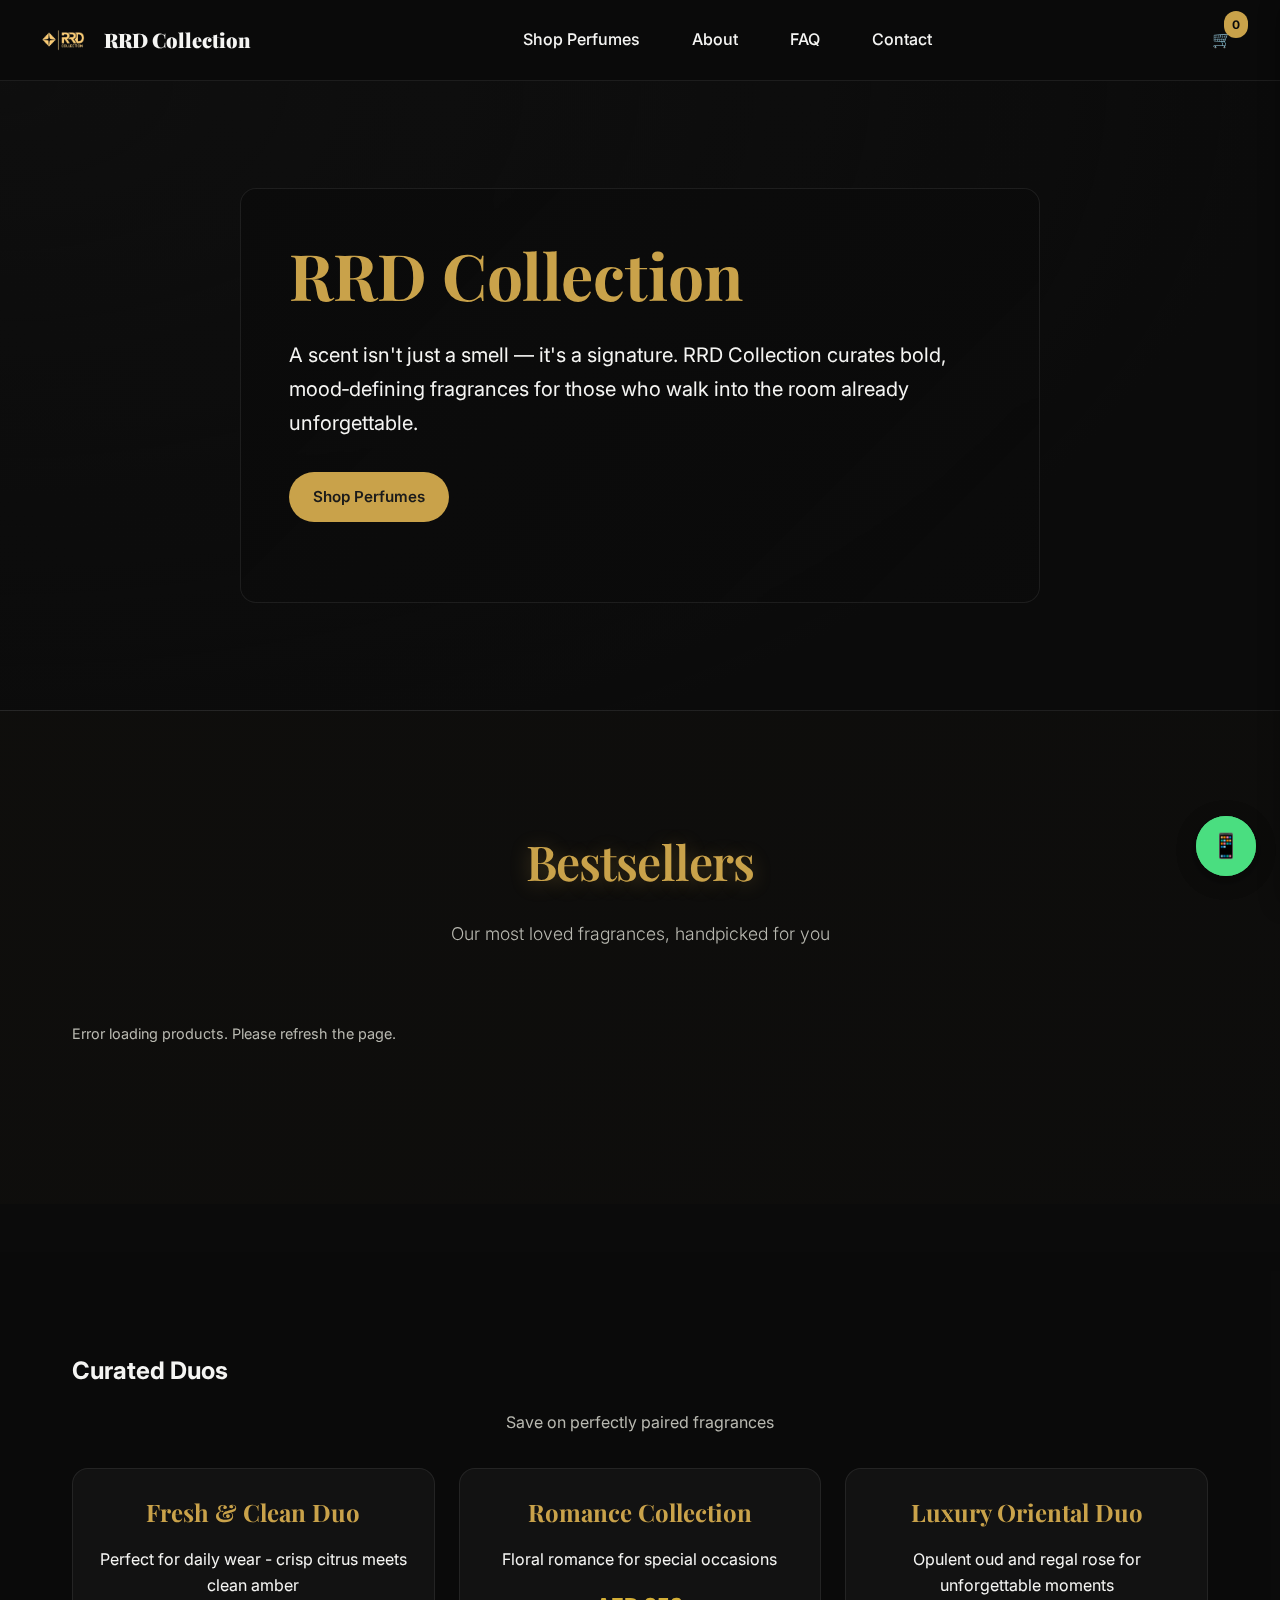
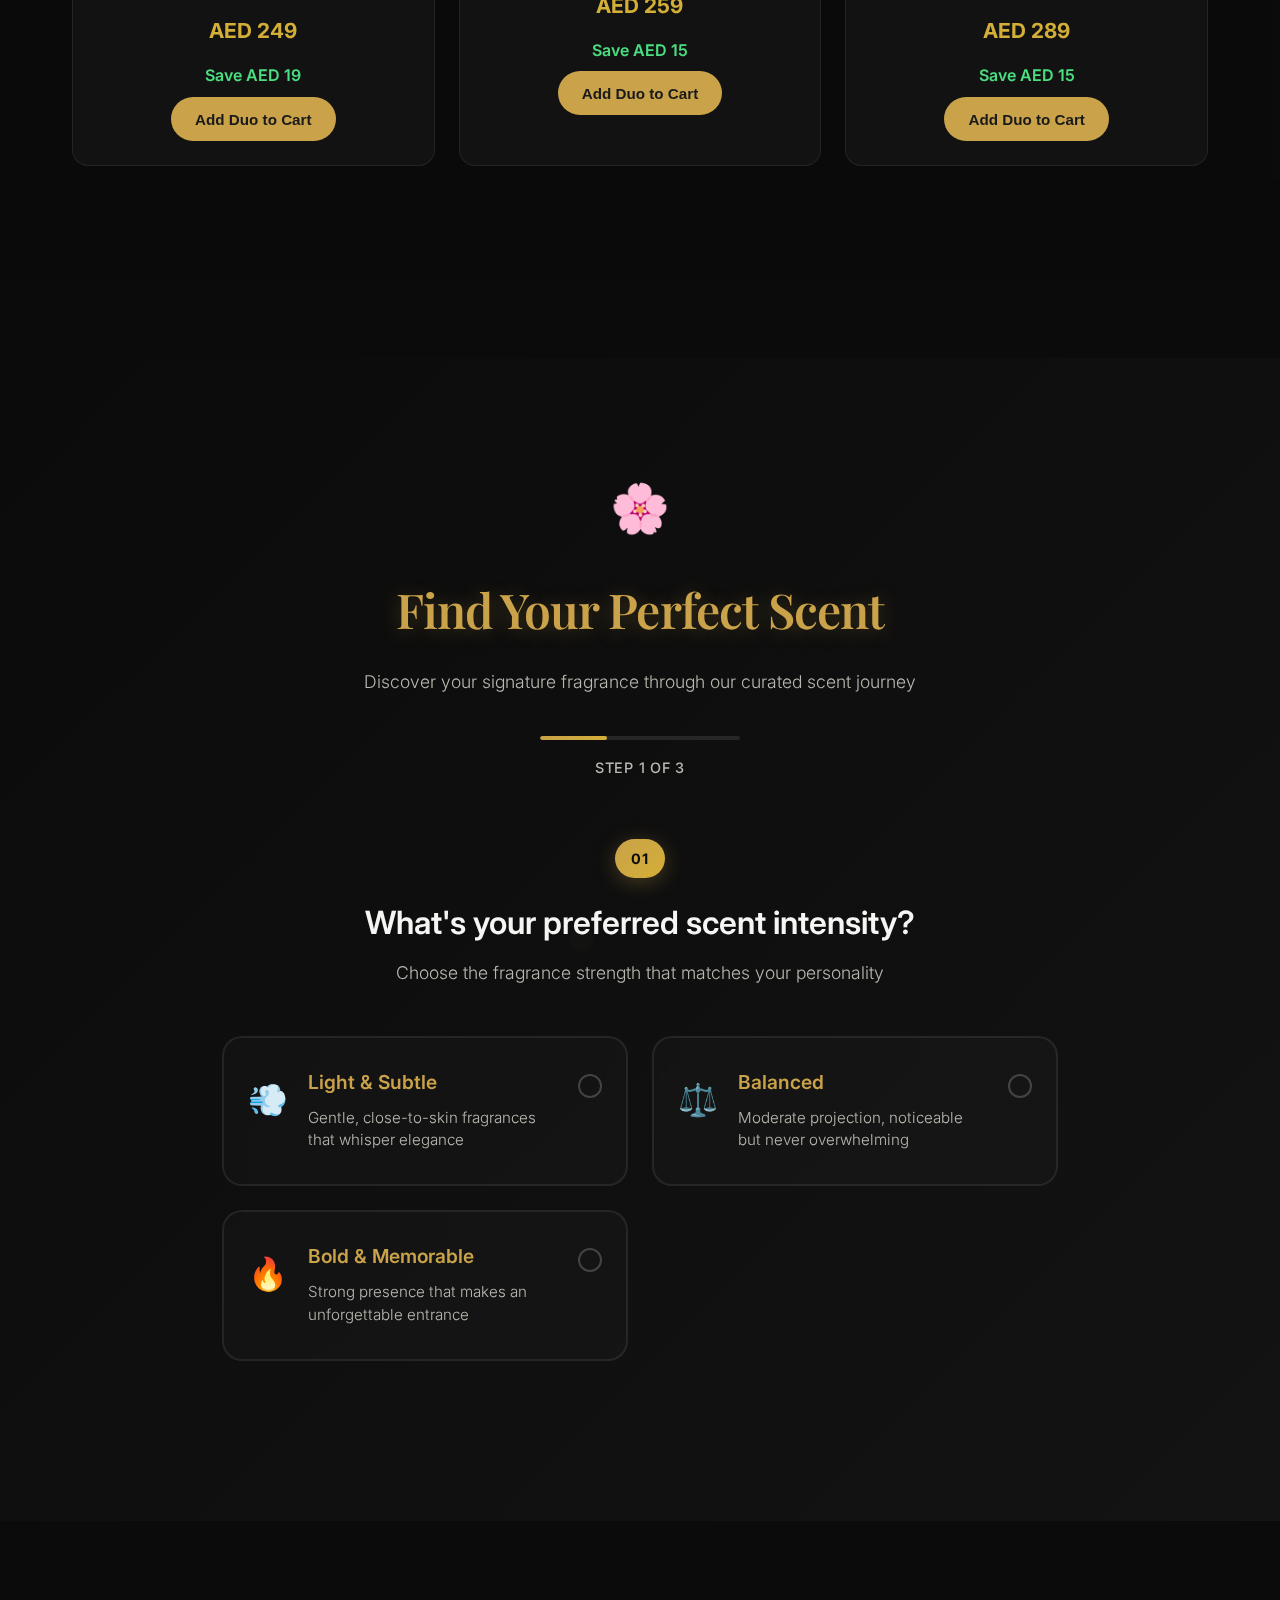
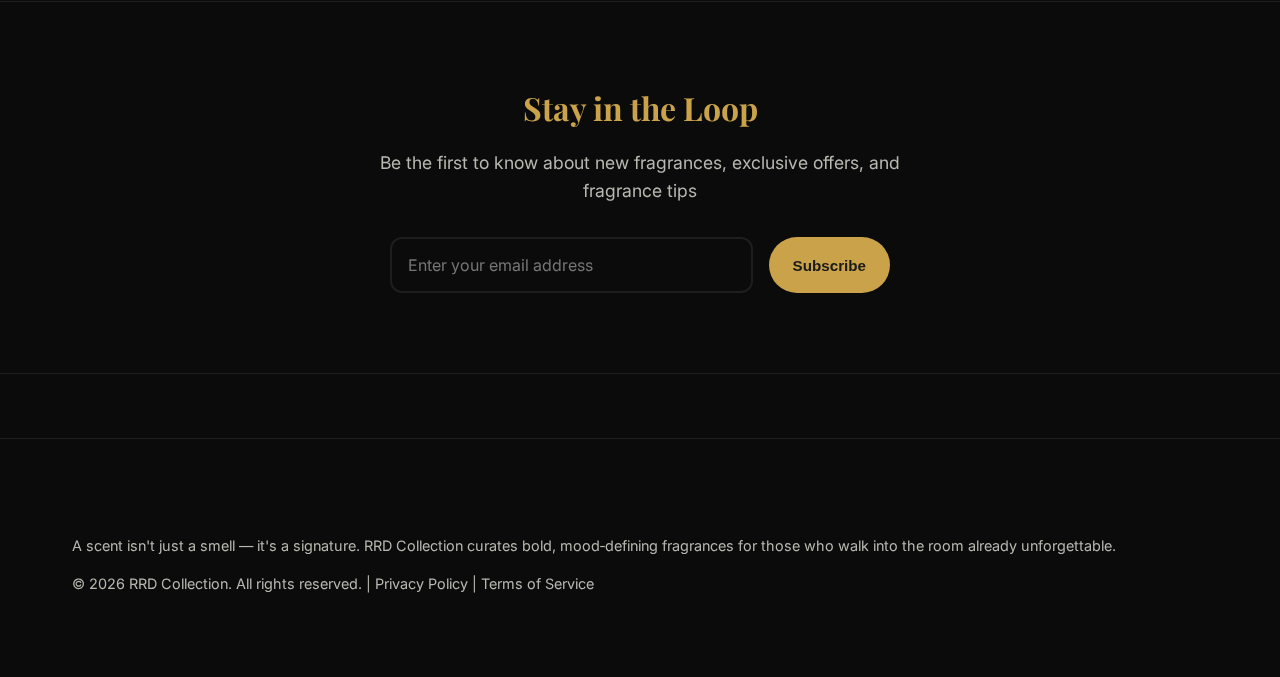
<file: index.html>
<!doctype html><html lang="en"><head>
<meta charset="utf-8"><meta name="viewport" content="width=device-width, initial-scale=1, maximum-scale=5, user-scalable=yes, viewport-fit=cover">
<meta name="theme-color" content="#0b0b0b">
<meta name="apple-mobile-web-app-capable" content="yes">
<meta name="apple-mobile-web-app-status-bar-style" content="black-translucent">
<meta name="format-detection" content="telephone=no">
<title>Home — RRD Collection</title>
<meta name="description" content="RRD Collection curates bold, mood‑defining fragrances. Discover luxury perfumes that make unforgettable impressions.">
<meta property="og:title" content="Home — RRD Collection">
<meta property="og:description" content="RRD Collection curates bold, mood‑defining fragrances. Discover luxury perfumes that make unforgettable impressions.">
<meta property="og:image" content="/assets/img/hero.png">
<meta property="og:type" content="website">
<meta name="twitter:card" content="summary_large_image">
<meta name="twitter:title" content="Home — RRD Collection">
<meta name="twitter:description" content="RRD Collection curates bold, mood‑defining fragrances. Discover luxury perfumes that make unforgettable impressions.">
<meta name="twitter:image" content="/assets/img/hero.png">
<link rel="icon" href="/assets/img/logo.png">
<link rel="stylesheet" href="/assets/css/style.css">
<script src="/assets/js/data.js" defer></script>
<script src="/assets/js/ui.js" defer></script>
<script src="/assets/js/cart.js" defer></script>
<script src="/assets/js/analytics.js" defer></script>
<!-- Google Analytics -->
<script async src="https://www.googletagmanager.com/gtag/js?id=G-2GJXXCKDX8"></script>
<script>
  window.dataLayer = window.dataLayer || [];
  function gtag(){dataLayer.push(arguments);}
  gtag('js', new Date());
  gtag('config', 'G-2GJXXCKDX8');
</script>
</head><body>
<header>
  <div class="container header-inner">
    <a class="brand" href="/index.html"><img src="/assets/img/logo.png" alt="RRD Collection logo"><strong>RRD Collection</strong></a>
    <nav aria-label="primary" id="main-nav">
      <ul>
        <li><a href="/shop.html">Shop Perfumes</a></li>
        <li><a href="/about.html">About</a></li>
        <li><a href="/faq.html">FAQ</a></li>
        <li><a href="/contact.html">Contact</a></li>
      </ul>
    </nav>
    <div class="header-cart" onclick="toggleCart()">🛒 <span class="badge" id="cart-count">0</span></div>
    <button class="mobile-nav-toggle" aria-label="Toggle navigation" onclick="toggleMobileNav()">
      <span></span>
      <span></span>
      <span></span>
    </button>
  </div>
</header>
<div id="cart-drawer" aria-label="Cart drawer">
  <header><strong>Your Cart</strong><button class="btn secondary" onclick="toggleCart(false)">Close</button></header>
  <div class="cart-items"></div>
  <div class="cart-footer">
    <div class="currency-switch">Currency:
      <select id="currencySel"><option value="AED">AED</option><option value="INR">INR</option><option value="USD">USD</option></select>
    </div>
    <div class="cart-extras"></div>
    <div>Subtotal: <span class="cart-subtotal">AED 0.00</span></div>
    <button class="btn" onclick="checkoutWhatsApp()">Checkout via WhatsApp</button>
    <button class="btn secondary" onclick="checkoutEmail()">Checkout via Email</button>
  </div>
</div>

<main>
  <section class="hero">
    <div class="container"><div class="copy">
      <h1>RRD Collection</h1>
      <p>A scent isn't just a smell — it's a signature. RRD Collection curates bold, mood‑defining fragrances for those who walk into the room already unforgettable.</p>
      <p><a class="btn" href="/shop.html">Shop Perfumes</a></p>
    </div></div>
  </section>
  
  <!-- Bestsellers Section -->
  <section class="bestsellers">
    <div class="container">
      <div class="section-header">
        <h2>Bestsellers</h2>
        <p class="section-subtitle">Our most loved fragrances, handpicked for you</p>
      </div>
      <div class="grid" id="bestGrid">
        <div class="loading-state">
          <div class="spinner"></div>
          <p>Loading bestsellers...</p>
        </div>
      </div>
    </div>
  </section>

  <!-- Bundles Section -->
  <section class="bundles">
    <div class="container">
      <h2>Curated Duos</h2>
      <p style="text-align:center;color:var(--muted);margin-bottom:32px">Save on perfectly paired fragrances</p>
      <div class="grid">
        <div class="bundle-card">
          <h3>Fresh & Clean Duo</h3>
          <p>Perfect for daily wear - crisp citrus meets clean amber</p>
          <div class="price">AED 249</div>
          <div class="savings">Save AED 19</div>
          <button class="btn" onclick="addBundleToCart('fresh-duo')">Add Duo to Cart</button>
        </div>
        <div class="bundle-card">
          <h3>Romance Collection</h3>
          <p>Floral romance for special occasions</p>
          <div class="price">AED 259</div>
          <div class="savings">Save AED 15</div>
          <button class="btn" onclick="addBundleToCart('romance-duo')">Add Duo to Cart</button>
        </div>
        <div class="bundle-card">
          <h3>Luxury Oriental Duo</h3>
          <p>Opulent oud and regal rose for unforgettable moments</p>
          <div class="price">AED 289</div>
          <div class="savings">Save AED 15</div>
          <button class="btn" onclick="addBundleToCart('luxury-duo')">Add Duo to Cart</button>
        </div>
      </div>
    </div>
  </section>

  <!-- Quiz Section -->
  <section class="quiz">
    <div class="container">
      <div class="quiz-header">
        <div class="quiz-icon">🌸</div>
        <h2>Find Your Perfect Scent</h2>
        <p class="quiz-subtitle">Discover your signature fragrance through our curated scent journey</p>
        <div class="quiz-progress">
          <div class="progress-bar">
            <div class="progress-fill"></div>
          </div>
          <span class="progress-text">Step 1 of 3</span>
        </div>
      </div>
      
      <div class="quiz-step active">
        <div class="step-header">
          <span class="step-number">01</span>
          <h3>What's your preferred scent intensity?</h3>
          <p class="step-description">Choose the fragrance strength that matches your personality</p>
        </div>
        <div class="quiz-options">
          <div class="quiz-option" data-value="light">
            <div class="option-icon">💨</div>
            <div class="option-content">
              <h4>Light & Subtle</h4>
              <p>Gentle, close-to-skin fragrances that whisper elegance</p>
            </div>
            <div class="option-check">
              <svg viewBox="0 0 24 24" fill="none" stroke="currentColor" stroke-width="2">
                <polyline points="20,6 9,17 4,12"></polyline>
              </svg>
            </div>
          </div>
          <div class="quiz-option" data-value="medium">
            <div class="option-icon">⚖️</div>
            <div class="option-content">
              <h4>Balanced</h4>
              <p>Moderate projection, noticeable but never overwhelming</p>
            </div>
            <div class="option-check">
              <svg viewBox="0 0 24 24" fill="none" stroke="currentColor" stroke-width="2">
                <polyline points="20,6 9,17 4,12"></polyline>
              </svg>
            </div>
          </div>
          <div class="quiz-option" data-value="strong">
            <div class="option-icon">🔥</div>
            <div class="option-content">
              <h4>Bold & Memorable</h4>
              <p>Strong presence that makes an unforgettable entrance</p>
            </div>
            <div class="option-check">
              <svg viewBox="0 0 24 24" fill="none" stroke="currentColor" stroke-width="2">
                <polyline points="20,6 9,17 4,12"></polyline>
            </div>
          </div>
        </div>
      </div>
      
      <div class="quiz-step">
        <div class="step-header">
          <span class="step-number">02</span>
          <h3>When do you plan to wear this fragrance?</h3>
          <p class="step-description">Select the occasions that define your lifestyle</p>
        </div>
        <div class="quiz-options">
          <div class="quiz-option" data-value="daily">
            <div class="option-icon">☀️</div>
            <div class="option-content">
              <h4>Daily Wear</h4>
              <p>Office, casual outings, and everyday sophistication</p>
            </div>
            <div class="option-check">
              <svg viewBox="0 0 24 24" fill="none" stroke="currentColor" stroke-width="2">
                <polyline points="20,6 9,17 4,12"></polyline>
              </svg>
            </div>
          </div>
          <div class="quiz-option" data-value="evening">
            <div class="option-icon">🌙</div>
            <div class="option-content">
              <h4>Evening & Events</h4>
              <p>Dinner dates, parties, and special occasions</p>
            </div>
            <div class="option-check">
              <svg viewBox="0 0 24 24" fill="none" stroke="currentColor" stroke-width="2">
                <polyline points="20,6 9,17 4,12"></polyline>
            </div>
          </div>
          <div class="quiz-option" data-value="both">
            <div class="option-icon">✨</div>
            <div class="option-content">
              <h4>Versatile</h4>
              <p>Seamlessly transitions from day to evening</p>
            </div>
            <div class="option-check">
              <svg viewBox="0 0 24 24" fill="none" stroke="currentColor" stroke-width="2">
                <polyline points="20,6 9,17 4,12"></polyline>
            </div>
          </div>
        </div>
      </div>
      
      <div class="quiz-step">
        <div class="step-header">
          <span class="step-number">03</span>
          <h3>What's your preferred fragrance family?</h3>
          <p class="step-description">Choose the scent profile that resonates with your soul</p>
        </div>
        <div class="quiz-options">
          <div class="quiz-option" data-value="fresh">
            <div class="option-icon">🍋</div>
            <div class="option-content">
              <h4>Fresh & Clean</h4>
              <p>Citrus, aquatic, and invigorating clean notes</p>
            </div>
            <div class="option-check">
              <svg viewBox="0 0 24 24" fill="none" stroke="currentColor" stroke-width="2">
                <polyline points="20,6 9,17 4,12"></polyline>
            </div>
          </div>
          <div class="quiz-option" data-value="floral">
            <div class="option-icon">🌹</div>
            <div class="option-content">
              <h4>Floral & Romantic</h4>
              <p>Rose, jasmine, and enchanting romantic blooms</p>
            </div>
            <div class="option-check">
              <svg viewBox="0 0 24 24" fill="none" stroke="currentColor" stroke-width="2">
                <polyline points="20,6 9,17 4,12"></polyline>
            </div>
          </div>
          <div class="quiz-option" data-value="oriental">
            <div class="option-icon">🕯️</div>
            <div class="option-content">
              <h4>Oriental & Spicy</h4>
              <p>Amber, oud, and warm, mysterious spices</p>
            </div>
            <div class="option-check">
              <svg viewBox="0 0 24 24" fill="none" stroke="currentColor" stroke-width="2">
                <polyline points="20,6 9,17 4,12"></polyline>
            </div>
          </div>
        </div>
      </div>
    </div>
  </section>

  <!-- Newsletter Section -->
  <section class="newsletter">
    <div class="container">
      <h2>Stay in the Loop</h2>
      <p>Be the first to know about new fragrances, exclusive offers, and fragrance tips</p>
      <form onsubmit="event.preventDefault(); handleNewsletterSubmit(event)">
        <input type="email" placeholder="Enter your email address" required>
        <button type="submit" class="btn">Subscribe</button>
      </form>
    </div>
  </section>
</main>

<!-- Floating WhatsApp Button -->
<div class="floating-whatsapp">
  <a href="https://wa.me/971559938295" target="_blank" rel="noopener" class="btn" aria-label="Chat on WhatsApp">
    💬
  </a>
</div>

<script>
  // Error handling and global scope verification
  (function() {
    'use strict';
    
    // Verify required globals are available
    if (typeof PRODUCTS === 'undefined') {
      console.error('PRODUCTS not found - check data.js include order');
      document.getElementById('bestGrid').innerHTML = '<p class="muted">Error loading products. Please refresh the page.</p>';
      return;
    }
    
    if (typeof avgRating === 'undefined' || typeof reviewsCount === 'undefined') {
      console.error('Helper functions missing - check data.js include order');
      return;
    }
    
    // DOM ready guard - only run once
    let isInitialized = false;
    
    function initializeHome() {
      if (isInitialized) return;
      isInitialized = true;
      
      try {
        // Initialize currency selector
        const currencySel = document.getElementById('currencySel');
        if (currencySel) {
          currencySel.value = currentCurrency();
          currencySel.addEventListener('change', e => setCurrency(e.target.value));
        }
        
        // Initialize cart count
        document.dispatchEvent(new Event('cart:updated'));
        const cartCountEl = document.getElementById('cart-count');
        if (cartCountEl) cartCountEl.textContent = cartCount();
        
        // Initialize quiz and newsletter
        if (typeof initQuiz === 'function') initQuiz();
        if (typeof initNewsletter === 'function') initNewsletter();
        
        // Render bestsellers with retry logic
        let retryCount = 0;
        const maxRetries = 20; // Increased retries
        
        function tryRenderBestsellers() {
          console.log('Checking for PRODUCTS data...', {
            typeof: typeof PRODUCTS,
            exists: !!PRODUCTS,
            length: PRODUCTS ? PRODUCTS.length : 'undefined'
          });
          
          if (typeof PRODUCTS !== 'undefined' && PRODUCTS && PRODUCTS.length > 0) {
            console.log('PRODUCTS data found, rendering bestsellers...');
            window.renderBestsellers();
          } else if (retryCount < maxRetries) {
            retryCount++;
            console.log(`Retrying bestsellers render (${retryCount}/${maxRetries})...`);
            setTimeout(tryRenderBestsellers, 100); // Faster retry
          } else {
            console.error('Failed to load PRODUCTS data after maximum retries');
            const bestGrid = document.getElementById('bestGrid');
            if (bestGrid) {
              bestGrid.innerHTML = '<p class="muted">Unable to load products. Please check your connection and refresh the page.</p>';
            }
          }
        }
        
        // Start retry logic
        tryRenderBestsellers();
        
        // Also try to render immediately if data is already available
        if (typeof PRODUCTS !== 'undefined' && PRODUCTS && PRODUCTS.length > 0) {
          console.log('PRODUCTS already available, rendering immediately');
          window.renderBestsellers();
        }
        
        // Listen for data loaded event
        document.addEventListener('data:loaded', () => {
          console.log('Data loaded event received, rendering bestsellers...');
          window.renderBestsellers();
        });
        
        // Fallback: if data doesn't load after 5 seconds, show a message
        setTimeout(() => {
          if (typeof PRODUCTS === 'undefined' || !PRODUCTS || PRODUCTS.length === 0) {
            console.error('PRODUCTS still not available after 5 seconds');
            const bestGrid = document.getElementById('bestGrid');
            if (bestGrid) {
              bestGrid.innerHTML = '<p class="muted">Data loading timeout. Please check your connection and refresh the page.</p>';
            }
          }
        }, 5000);
        
        // Additional check: verify all required scripts loaded
        const requiredScripts = ['data.js', 'ui.js', 'cart.js'];
        const missingScripts = requiredScripts.filter(script => {
          const scriptElement = document.querySelector(`script[src*="${script}"]`);
          return !scriptElement || scriptElement.dataset.loaded !== 'true';
        });
        
        if (missingScripts.length > 0) {
          console.error('Missing or failed scripts:', missingScripts);
          const bestGrid = document.getElementById('bestGrid');
          if (bestGrid) {
            bestGrid.innerHTML = '<p class="muted">Script loading error. Please refresh the page.</p>';
          }
        }
        
        // Force data loading check every 500ms for the first 10 seconds
        let forceCheckCount = 0;
        const forceCheckInterval = setInterval(() => {
          forceCheckCount++;
          if (typeof PRODUCTS !== 'undefined' && PRODUCTS && PRODUCTS.length > 0) {
            console.log('PRODUCTS found during force check, rendering...');
            clearInterval(forceCheckInterval);
            window.renderBestsellers();
          } else if (forceCheckCount >= 20) { // 10 seconds
            clearInterval(forceCheckInterval);
            console.error('Force check failed after 10 seconds');
          }
        }, 500);
        
        // Bind events
        document.addEventListener('cart:updated', () => {
          const cartCount = document.getElementById('cart-count');
          if (cartCount) cartCount.textContent = cartCount();
        });
        
      } catch (error) {
        console.error('Error initializing home page:', error);
        toast('Error initializing home page', 'error');
      }
    }
    
    // Card renderer with defensive programming
    function card(p) {
      if (!p || !p.id || !p.name) {
        console.warn('Invalid product data:', p);
        return '';
      }
      
      const rating = avgRating(p.id) || 0;
      const count = reviewsCount(p.id) || 0;
      
      return `<article class="card">
        <picture>
          <source type="image/webp" srcset="${p.imageWebp || p.image}">
          <img src="${p.image}" alt="${p.name} bottle" loading="lazy" width="300" height="300">
        </picture>
        <div class="pad">
          <h3>${p.name}</h3>
          <div class="meta">${(p.notes || []).slice(0, 3).join(' • ')}</div>
          <div class="meta">${renderStars(rating)} <span class="muted">(${count})</span></div>
          <div class="price">${formatPrice(p.price)}</div>
          <div class="actions"><button class="btn" onclick="addToCart('${p.id}')">Add to cart</button></div>
        </div>
      </article>`; }
    
    // Global renderBestsellers function
    window.renderBestsellers = function() {
      try {
        console.log('renderBestsellers called');
        
        const bestGrid = document.getElementById('bestGrid');
        if (!bestGrid) {
          console.error('Bestsellers grid element not found');
          return;
        }
        
        console.log('bestGrid found:', bestGrid);
        
        // Check if PRODUCTS data is available
        if (typeof PRODUCTS === 'undefined' || !PRODUCTS || PRODUCTS.length === 0) {
          console.warn('PRODUCTS data not available yet, retrying in 100ms...');
          setTimeout(window.renderBestsellers, 100);
          return;
        }
        
        console.log('PRODUCTS available:', PRODUCTS.length, 'products');
        console.log('Featured products:', PRODUCTS.filter(p => p.featured).map(p => p.name));
        
        // Get featured products and limit to 3
        let featuredProducts = PRODUCTS.filter(p => p.featured).slice(0, 3);
        
        // If less than 3 featured, add some popular ones
        if (featuredProducts.length < 3) {
          const remainingProducts = PRODUCTS.filter(p => !p.featured).slice(0, 3 - featuredProducts.length);
          featuredProducts.push(...remainingProducts);
        }
        
        // Fallback: if still no products, show first 3 available
        if (featuredProducts.length === 0) {
          featuredProducts = PRODUCTS.slice(0, 3);
        }
        
        // Ensure we have at least 3 products
        if (featuredProducts.length === 0) {
          bestGrid.innerHTML = '<p class="muted">No products available at the moment.</p>';
          return;
        }
        
        console.log('Final featured products:', featuredProducts.map(p => p.name));
        
        // Check if required functions exist
        if (typeof renderStars !== 'function') {
          console.error('renderStars function not found');
          bestGrid.innerHTML = '<p class="muted">Error: Missing required functions. Please refresh the page.</p>';
          return;
        }
        
        if (typeof formatPrice !== 'function') {
          console.error('formatPrice function not found');
          bestGrid.innerHTML = '<p class="muted">Error: Missing required functions. Please refresh the page.</p>';
          return;
        }
        
        // Try to render with the card function first
        try {
          bestGrid.innerHTML = featuredProducts.map(card).join('');
        } catch (cardError) {
          console.warn('Card function failed, using fallback rendering:', cardError);
          // Fallback: simple HTML rendering
          bestGrid.innerHTML = featuredProducts.map(p => `
            <article class="card">
              <picture>
                <source type="image/webp" srcset="${p.imageWebp || p.image}">
                <img src="${p.image}" alt="${p.name} bottle" loading="lazy" width="300" height="300">
              </picture>
              <div class="pad">
                <h3>${p.name}</h3>
                <div class="meta">${(p.notes || []).slice(0, 3).join(' • ')}</div>
                <div class="price">AED ${p.price}</div>
                <div class="actions">
                  <button class="btn" onclick="addToCart('${p.id}')">Add to cart</button>
                </div>
              </div>
            </article>
          `).join('');
        }
        
        console.log(`Successfully rendered ${featuredProducts.length} bestsellers:`, featuredProducts.map(p => p.name));
        
      } catch (error) {
        console.error('Error rendering bestsellers:', error);
        const bestGrid = document.getElementById('bestGrid');
        if (bestGrid) {
          bestGrid.innerHTML = '<p class="muted">Error loading bestsellers. Please refresh the page.</p>';
        }
      }
    };
    
    // Initialize when DOM is ready
    if (document.readyState === 'loading') {
      document.addEventListener('DOMContentLoaded', initializeHome);
    } else {
      initializeHome();
    }
    
    // Also listen for when data.js finishes loading
    document.addEventListener('data:loaded', () => {
      console.log('Data loaded event received, rendering bestsellers...');
      renderBestsellers();
    });
    
  })();
</script>

<footer>
  <div class="container">
    <p class="muted">A scent isn't just a smell — it's a signature. RRD Collection curates bold, mood‑defining fragrances for those who walk into the room already unforgettable.</p>
    <small>© <span id="year"></span> RRD Collection. All rights reserved. | <a href="/privacy.html">Privacy Policy</a> | <a href="/terms.html">Terms of Service</a></small>
  </div>
</footer>
<div id="toast" aria-live="polite"></div>

<!-- Floating WhatsApp Button -->
<div class="floating-whatsapp">
  <a href="https://wa.me/971559938295?text=Hi%20RRD%20Collection!%20I%20have%20a%20question%20about%20your%20fragrances." 
     class="btn" target="_blank" rel="noopener" aria-label="Contact us on WhatsApp">
    📱
  </a>
</div>

<script>document.getElementById('year').textContent = new Date().getFullYear();</script>
</body></html>
</file>
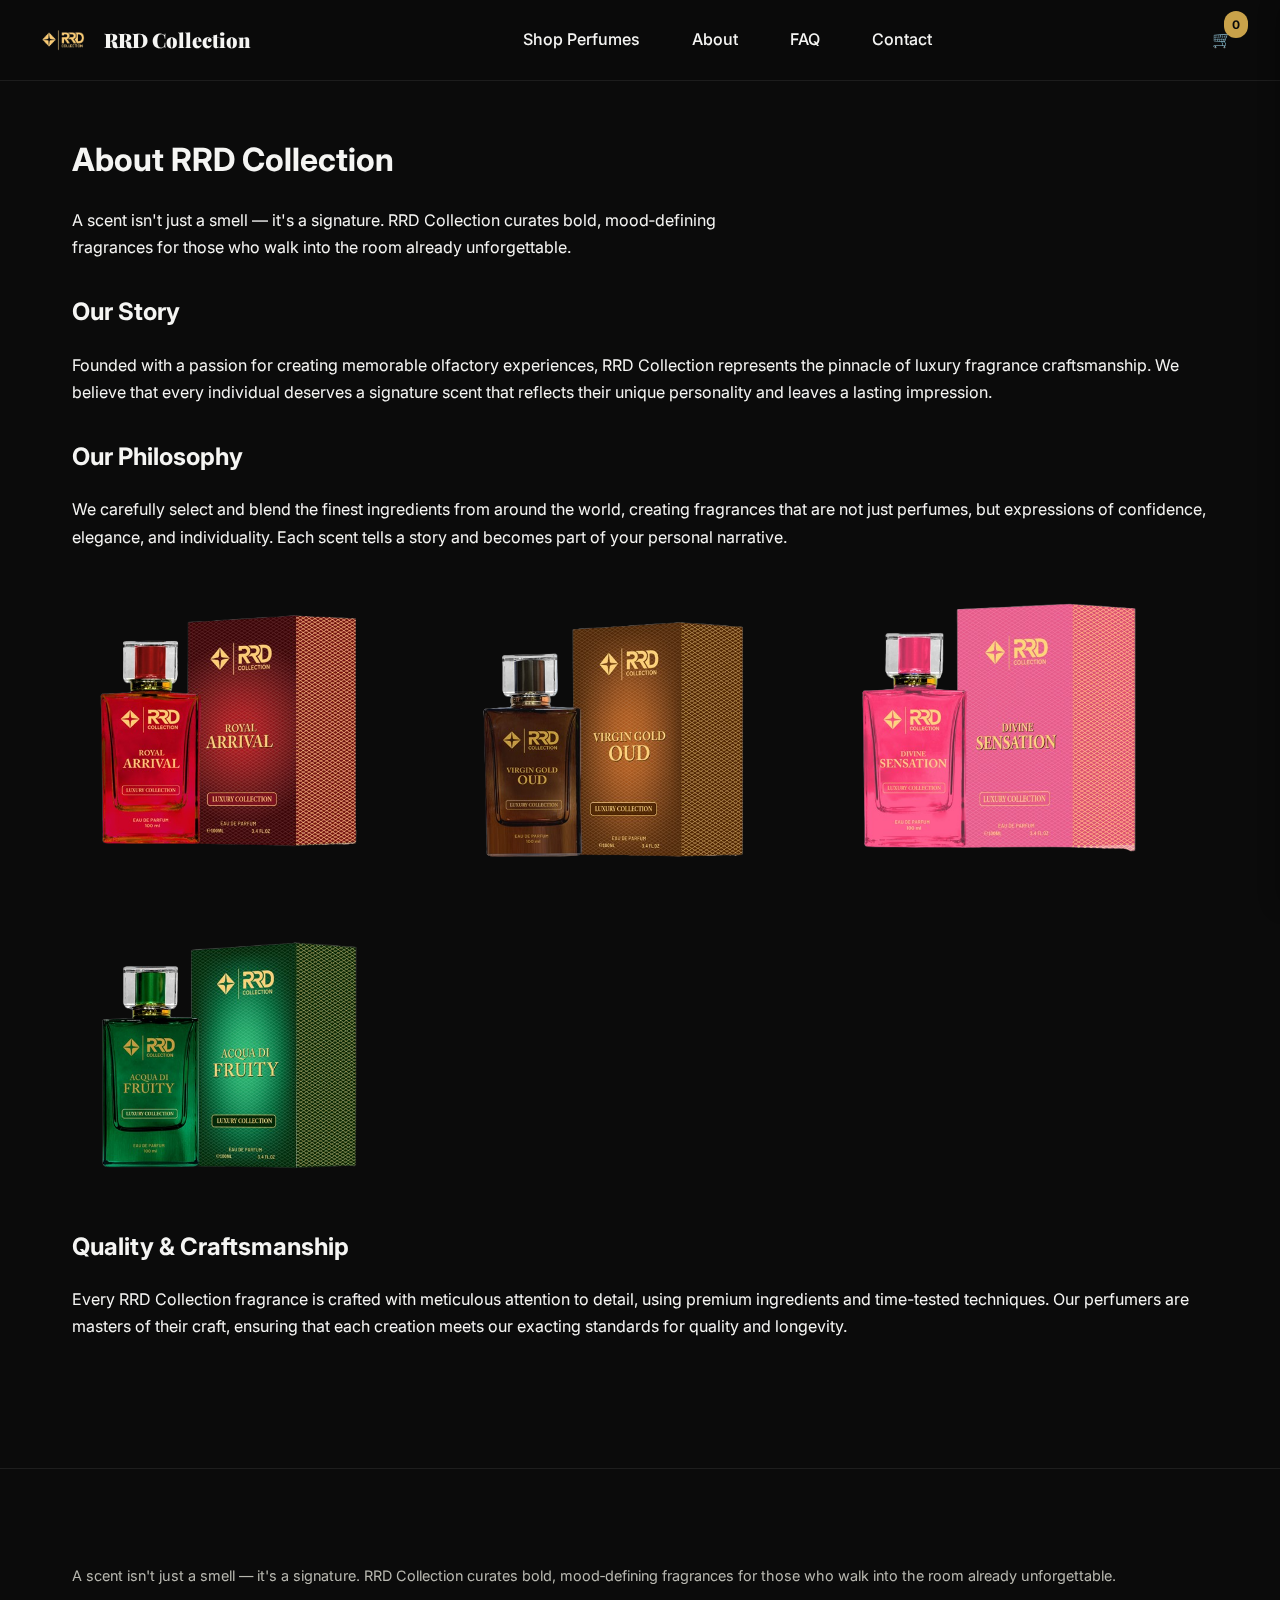
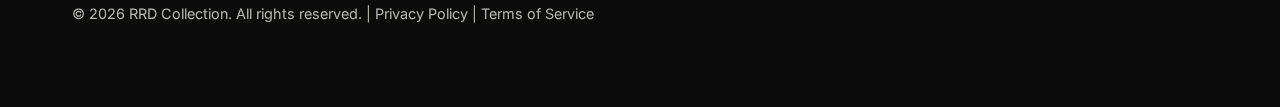
<file: about.html>
<!doctype html><html lang="en"><head>
<meta charset="utf-8"><meta name="viewport" content="width=device-width,initial-scale=1">
<title>About — RRD Collection</title>
<meta name="description" content="Discover the story behind RRD Collection. Learn about our passion for curating bold, mood-defining fragrances that create unforgettable impressions.">
<meta property="og:title" content="About — RRD Collection">
<meta property="og:description" content="Discover the story behind RRD Collection. Learn about our passion for curating bold, mood-defining fragrances.">
<meta property="og:image" content="/assets/img/hero.png">
<meta property="og:type" content="website">
<meta name="twitter:card" content="summary_large_image">
<meta name="twitter:title" content="About — RRD Collection">
<meta name="twitter:description" content="Discover the story behind RRD Collection. Learn about our passion for curating bold, mood-defining fragrances.">
<meta name="twitter:image" content="/assets/img/hero.png">
<link rel="icon" href="/assets/img/logo.png">
<link rel="stylesheet" href="/assets/css/style.css">
<script src="/assets/js/data.js" defer></script>
<script src="/assets/js/ui.js" defer></script>
<script src="/assets/js/cart.js" defer></script>
<script src="/assets/js/analytics.js" defer></script>
<!-- Google Analytics -->
<script async src="https://www.googletagmanager.com/gtag/js?id=G-2GJXXCKDX8"></script>
<script>
  window.dataLayer = window.dataLayer || [];
  function gtag(){dataLayer.push(arguments);}
  gtag('js', new Date());
  gtag('config', 'G-2GJXXCKDX8');
</script>
</head><body>
<header>
  <div class="container header-inner">
    <a class="brand" href="/index.html"><img src="/assets/img/logo.png" alt="RRD Collection logo"><strong>RRD Collection</strong></a>
    <nav aria-label="primary">
      <ul>
        <li><a href="/shop.html">Shop Perfumes</a></li>
        <li><a href="/about.html">About</a></li>
        <li><a href="/faq.html">FAQ</a></li>
        <li><a href="/contact.html">Contact</a></li>
      </ul>
    </nav>
    <div class="header-cart" onclick="toggleCart()">🛒 <span class="badge" id="cart-count">0</span></div>
  </div>
</header>
<div id="cart-drawer" aria-label="Cart drawer">
  <header><strong>Your Cart</strong><button class="btn secondary" onclick="toggleCart(false)">Close</button></header>
  <div class="cart-items"></div>
  <div class="cart-footer">
    <div class="currency-switch">Currency: <select id="currencySel"><option value="AED">AED</option><option value="INR">INR</option><option value="USD">USD</option></select> </div>
    <div class="cart-extras"></div>
    <div>Subtotal: <span class="cart-subtotal">AED 0.00</span></div>
    <button class="btn" onclick="checkoutWhatsApp()">Checkout via WhatsApp</button>
    <button class="btn secondary" onclick="checkoutEmail()">Checkout via Email</button>
  </div>
</div>

<main class="container">
  <h1>About RRD Collection</h1>
  <p style="max-width:720px;line-height:1.7">A scent isn't just a smell — it's a signature. RRD Collection curates bold, mood‑defining fragrances for those who walk into the room already unforgettable.</p>
  
  <div style="margin:32px 0">
    <h2>Our Story</h2>
    <p style="line-height:1.7">Founded with a passion for creating memorable olfactory experiences, RRD Collection represents the pinnacle of luxury fragrance craftsmanship. We believe that every individual deserves a signature scent that reflects their unique personality and leaves a lasting impression.</p>
  </div>
  
  <div style="margin:32px 0">
    <h2>Our Philosophy</h2>
    <p style="line-height:1.7">We carefully select and blend the finest ingredients from around the world, creating fragrances that are not just perfumes, but expressions of confidence, elegance, and individuality. Each scent tells a story and becomes part of your personal narrative.</p>
  </div>
  
  <div class="grid" style="margin:32px 0">
    <img src="/assets/img/bottles/royal-arrival.png" alt="Royal Arrival bottle" loading="lazy" width="300" height="300">
    <img src="/assets/img/bottles/virgin-gold-oud.png" alt="Virgin Gold Oud bottle" loading="lazy" width="300" height="300">
    <img src="/assets/img/bottles/divine-sensation.png" alt="Divine Sensation bottle" loading="lazy" width="300" height="300">
    <img src="/assets/img/bottles/acqua-di-fruity.png" alt="Acqua Di Fruity bottle" loading="lazy" width="300" height="300">
  </div>
  
  <div style="margin:32px 0">
    <h2>Quality & Craftsmanship</h2>
    <p style="line-height:1.7">Every RRD Collection fragrance is crafted with meticulous attention to detail, using premium ingredients and time-tested techniques. Our perfumers are masters of their craft, ensuring that each creation meets our exacting standards for quality and longevity.</p>
  </div>
</main>

<script>
  // Initialize page when DOM is ready
  document.addEventListener('DOMContentLoaded', () => {
    try {
      // Initialize currency selector
      const currencySel = document.getElementById('currencySel');
      if (currencySel) {
        currencySel.value = currentCurrency();
        currencySel.addEventListener('change', e => setCurrency(e.target.value));
      }
      
      // Initialize cart
      document.dispatchEvent(new Event('cart:updated'));
      const cartCount = document.getElementById('cart-count');
      if (cartCount) cartCount.textContent = cartCount();
      
    } catch (error) {
      console.error('Error initializing about page:', error);
    }
  });
</script>

<footer>
  <div class="container">
    <p class="muted">A scent isn't just a smell — it's a signature. RRD Collection curates bold, mood‑defining fragrances for those who walk into the room already unforgettable.</p>
    <small>© <span id="year"></span> RRD Collection. All rights reserved. | <a href="/privacy.html">Privacy Policy</a> | <a href="/terms.html">Terms of Service</a></small>
  </div>
</footer>
<div id="toast" aria-live="polite"></div>
<script>document.getElementById('year').textContent = new Date().getFullYear();</script>
</body></html>
</file>
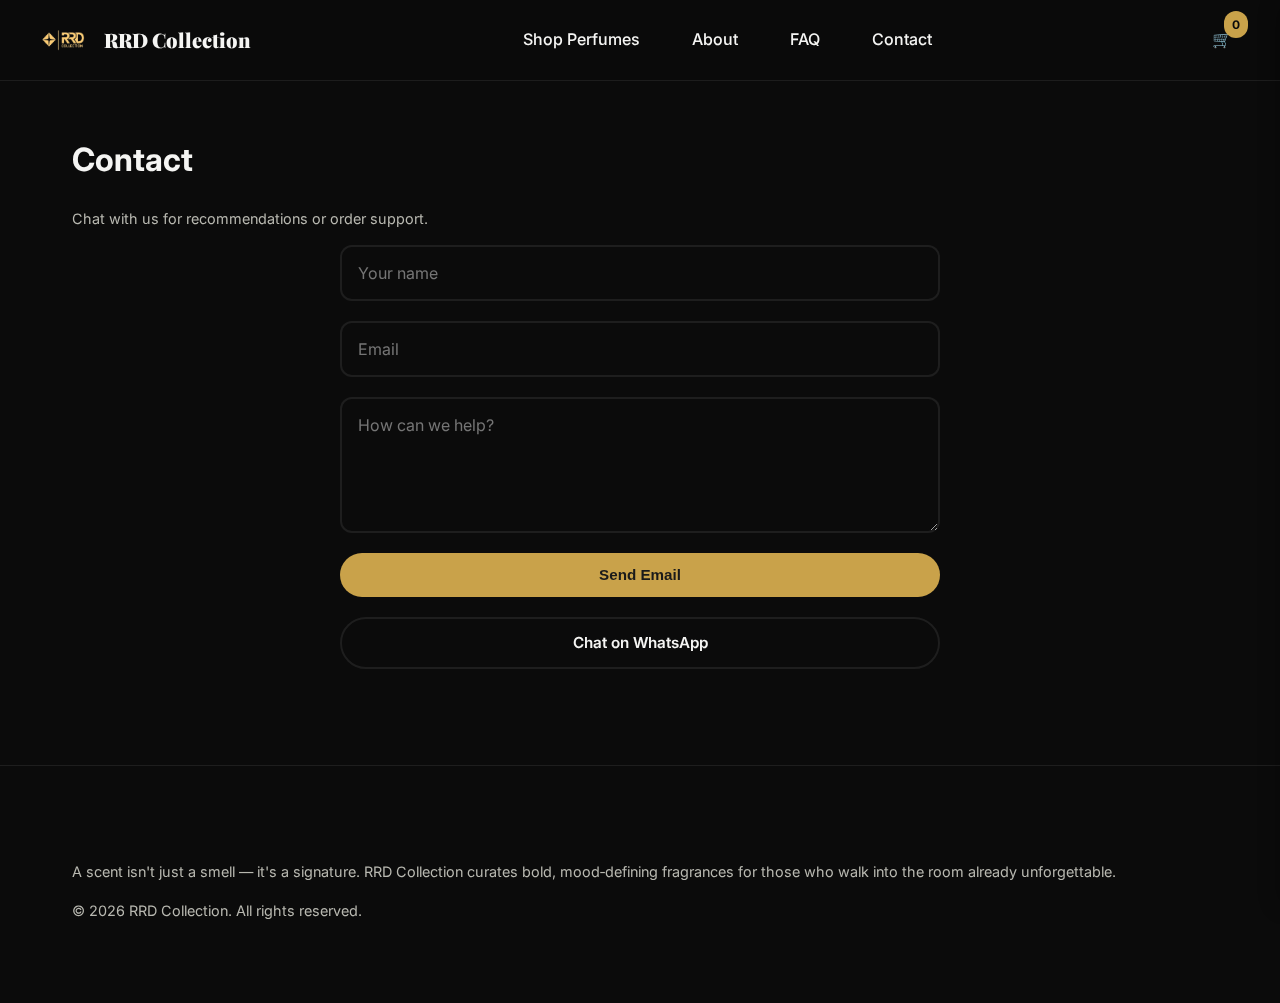
<file: contact.html>
<!doctype html><html lang="en"><head>
<meta charset="utf-8"><meta name="viewport" content="width=device-width,initial-scale=1">
<title>Contact — RRD Collection</title>
<meta name="description" content="Chat with RRD Collection for recommendations or orders.">
<link rel="icon" href="assets/img/logo.png"><link rel="stylesheet" href="assets/css/style.css">
<script src="assets/js/data.js"></script><script src="assets/js/ui.js"></script><script src="assets/js/cart.js"></script>
<script>
  // Initialize currency selector
  document.addEventListener('DOMContentLoaded', ()=>{
    const sel=document.getElementById('currencySel'); 
    if(sel){ 
      sel.value=currentCurrency(); 
      sel.addEventListener('change', e=> setCurrency(e.target.value)); 
    }
    document.dispatchEvent(new Event('cart:updated'));
    const cc=document.getElementById('cart-count'); 
    if(cc) cc.textContent = cartCount();
  });
</script>
</head><body>
<header>
  <div class="container header-inner">
    <a class="brand" href="index.html"><img src="assets/img/logo.png" alt="RRD Collection logo"><strong>RRD Collection</strong></a>
    <nav aria-label="primary">
      <ul>
        <li><a href="shop.html">Shop Perfumes</a></li>
        <li><a href="about.html">About</a></li>
        <li><a href="faq.html">FAQ</a></li>
        <li><a href="contact.html">Contact</a></li>
      </ul>
    </nav>
    <div class="header-cart" onclick="toggleCart()">🛒 <span class="badge" id="cart-count">0</span></div>
  </div>
</header>
<div id="cart-drawer" aria-label="Cart drawer">
  <header><strong>Your Cart</strong><button class="btn secondary" onclick="toggleCart(false)">Close</button></header>
  <div class="cart-items"></div>
  <div class="cart-footer">
    <div class="currency-switch">Currency:
      <select id="currencySel"><option>AED</option><option>INR</option><option>USD</option></select>
    </div>
    <div class="cart-extras"></div>
    <div>Subtotal: <span class="cart-subtotal">AED 0.00</span></div>
    <button class="btn" onclick="checkoutWhatsApp()">Checkout via WhatsApp</button>
    <button class="btn secondary" onclick="checkoutEmail()">Checkout via Email</button>
  </div>
</div>

<main class="container">
  <h1>Contact</h1>
  <p class="muted">Chat with us for recommendations or order support.</p>
  <form onsubmit="event.preventDefault(); try { toast('Thanks! We will reach out.'); window.location.href='mailto:sales@rrd-collection.com?subject=Inquiry%20—%20RRD%20Collection&body=' + encodeURIComponent(document.getElementById('msg').value); } catch (error) { console.error('Error submitting form:', error); toast('Error submitting form'); }">
    <input id="name" placeholder="Your name" required>
    <input id="email" type="email" placeholder="Email" required>
    <textarea id="msg" rows="5" placeholder="How can we help?" required></textarea>
    <button class="btn">Send Email</button>
    <a class="btn secondary" href="https://wa.me/971559938295" target="_blank" rel="noopener">Chat on WhatsApp</a>
  </form>
</main>

<footer>
  <div class="container">
    <p class="muted">A scent isn't just a smell — it's a signature. RRD Collection curates bold, mood‑defining fragrances for those who walk into the room already unforgettable.</p>
    <small>© <span id="year"></span> RRD Collection. All rights reserved.</small>
  </div>
</footer>
<div id="toast" aria-live="polite"></div>
<script>document.getElementById('year').textContent = new Date().getFullYear();</script>
</body></html>
</file>
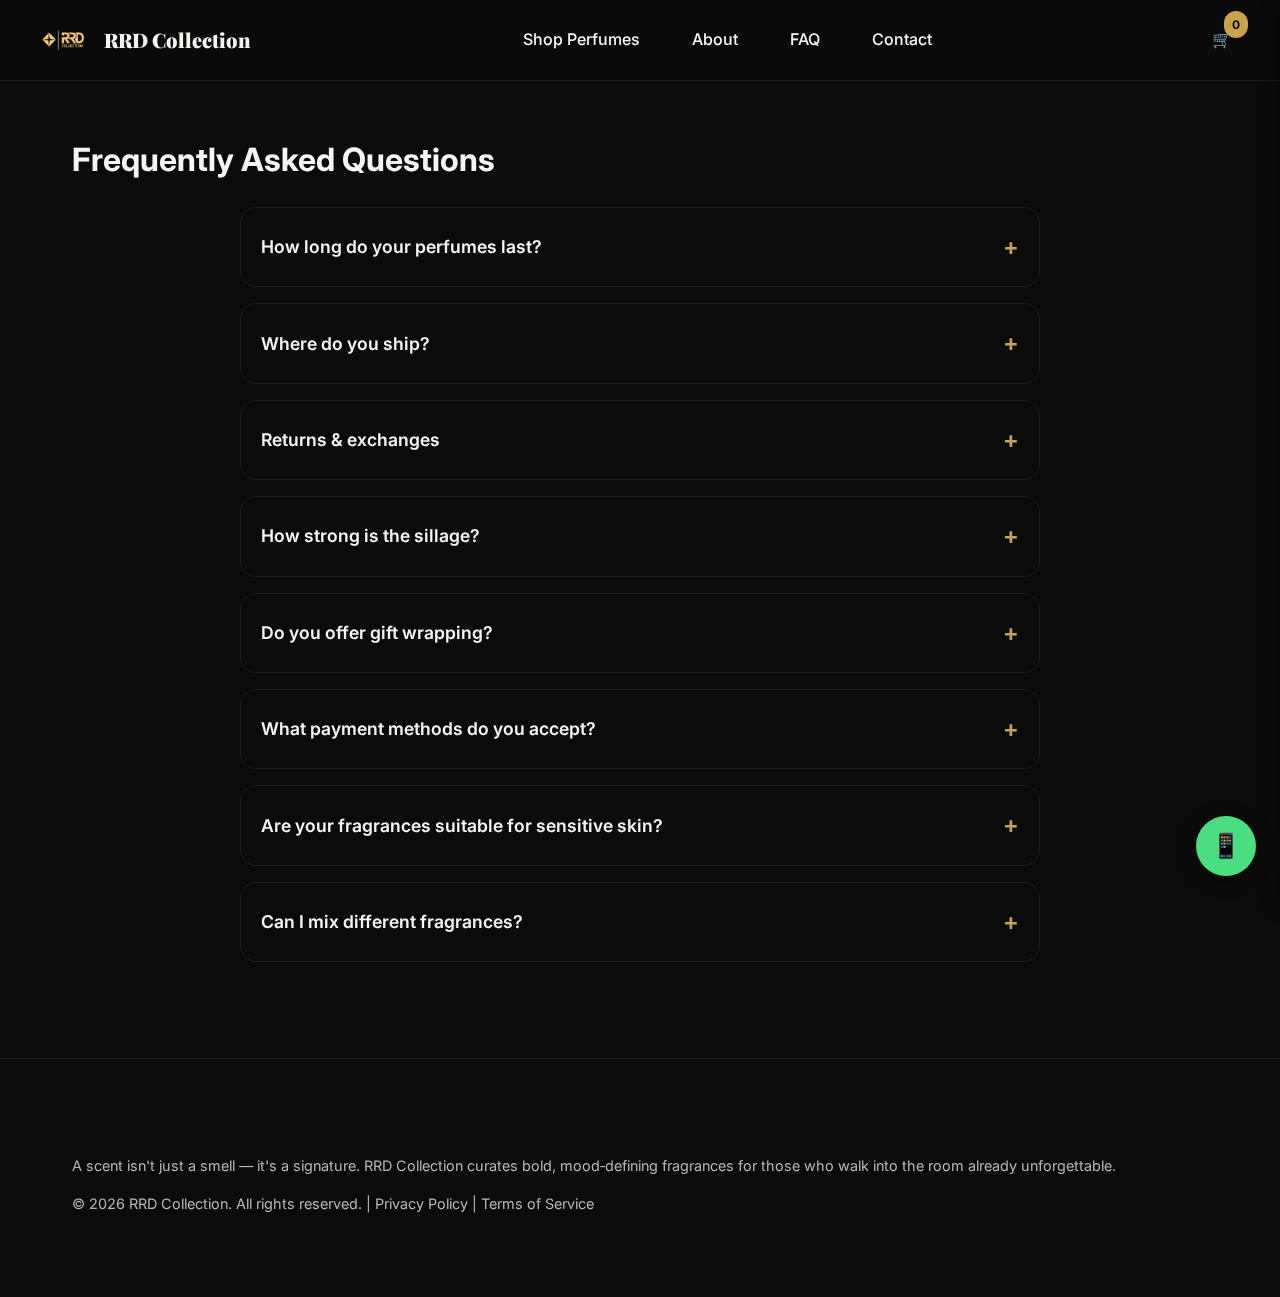
<file: faq.html>
<!doctype html><html lang="en"><head>
<meta charset="utf-8"><meta name="viewport" content="width=device-width,initial-scale=1">
<title>FAQ — RRD Collection</title>
<meta name="description" content="Frequently asked questions about RRD Collection fragrances, shipping, returns, and more. Get answers to common questions about our luxury perfumes.">
<meta property="og:title" content="FAQ — RRD Collection">
<meta property="og:description" content="Frequently asked questions about RRD Collection fragrances, shipping, returns, and more.">
<meta property="og:image" content="/assets/img/hero.png">
<meta property="og:type" content="website">
<meta name="twitter:card" content="summary_large_image">
<meta name="twitter:title" content="FAQ — RRD Collection">
<meta name="twitter:description" content="Frequently asked questions about RRD Collection fragrances, shipping, returns, and more.">
<meta name="twitter:image" content="/assets/img/hero.png">
<link rel="icon" href="/assets/img/logo.png">
<link rel="stylesheet" href="/assets/css/style.css">
<script src="/assets/js/data.js" defer></script>
<script src="/assets/js/ui.js" defer></script>
<script src="/assets/js/cart.js" defer></script>
<script src="/assets/js/analytics.js" defer></script>
<!-- Google Analytics -->
<script async src="https://www.googletagmanager.com/gtag/js?id=G-2GJXXCKDX8"></script>
<script>
  window.dataLayer = window.dataLayer || [];
  function gtag(){dataLayer.push(arguments);}
  gtag('js', new Date());
  gtag('config', 'G-2GJXXCKDX8');
</script>
</head><body>
<header>
  <div class="container header-inner">
    <a class="brand" href="/index.html"><img src="/assets/img/logo.png" alt="RRD Collection logo"><strong>RRD Collection</strong></a>
    <nav aria-label="primary" id="main-nav">
      <ul>
        <li><a href="/shop.html">Shop Perfumes</a></li>
        <li><a href="/about.html">About</a></li>
        <li><a href="/faq.html">FAQ</a></li>
        <li><a href="/contact.html">Contact</a></li>
      </ul>
    </nav>
    <div class="header-cart" onclick="toggleCart()">🛒 <span class="badge" id="cart-count">0</span></div>
    <button class="mobile-nav-toggle" aria-label="Toggle navigation" onclick="toggleMobileNav()">
      <span></span>
      <span></span>
      <span></span>
    </button>
  </div>
</header>
<div id="cart-drawer" aria-label="Cart drawer">
  <header><strong>Your Cart</strong><button class="btn secondary" onclick="toggleCart(false)">Close</button></header>
  <div class="cart-items"></div>
  <div class="cart-footer">
    <div class="currency-switch">Currency: <select id="currencySel"><option value="AED">AED</option><option value="INR">INR</option><option value="USD">USD</option></select> </div>
    <div class="cart-extras"></div>
    <div>Subtotal: <span class="cart-subtotal">AED 0.00</span></div>
    <button class="btn" onclick="checkoutWhatsApp()">Checkout via WhatsApp</button>
    <button class="btn secondary" onclick="checkoutEmail()">Checkout via Email</button>
  </div>
</div>

<main class="container">
  <h1>Frequently Asked Questions</h1>
  <div class="accordion">
    <details class="acc-item">
      <summary>How long do your perfumes last?</summary>
      <p>Most RRD scents last 7–12 hours depending on skin chemistry and climate. Our fragrances are crafted with high-quality ingredients to ensure long-lasting performance throughout the day.</p>
    </details>
    <details class="acc-item">
      <summary>Where do you ship?</summary>
      <p>We currently ship within India & UAE. Typical delivery timelines are 3–7 business days. We're working on expanding our shipping network to serve more customers worldwide.</p>
    </details>
    <details class="acc-item">
      <summary>Returns & exchanges</summary>
      <p>We accept returns for unopened bottles within 7 days of delivery. Please contact us via WhatsApp or email to arrange returns. We want you to be completely satisfied with your purchase.</p>
    </details>
    <details class="acc-item">
      <summary>How strong is the sillage?</summary>
      <p>Sillage strength varies by fragrance. Our collection includes light, medium, and strong projection options. Check individual product descriptions for specific sillage and longevity information.</p>
    </details>
    <details class="acc-item">
      <summary>Do you offer gift wrapping?</summary>
      <p>Yes! Gift wrapping is available for an additional AED 10. You can add a personal gift message up to 180 characters. Simply mention gift wrapping in your WhatsApp or email order.</p>
    </details>
    <details class="acc-item">
      <summary>What payment methods do you accept?</summary>
      <p>We accept Cash on Delivery (COD) in select cities in India & UAE, as well as prepaid orders. Payment methods are confirmed with our agents during the ordering process.</p>
    </details>
    <details class="acc-item">
      <summary>Are your fragrances suitable for sensitive skin?</summary>
      <p>Our fragrances are crafted with high-quality ingredients and undergo rigorous testing. However, if you have sensitive skin, we recommend testing on a small area first or consulting with a dermatologist.</p>
    </details>
    <details class="acc-item">
      <summary>Can I mix different fragrances?</summary>
      <p>While our fragrances are designed to be worn individually, some customers enjoy layering scents. We recommend testing combinations on your skin to find what works best for you.</p>
    </details>
  </div>
</main>

<script>
  // Initialize page when DOM is ready
  document.addEventListener('DOMContentLoaded', () => {
    try {
      // Initialize currency selector
      const currencySel = document.getElementById('currencySel');
      if (currencySel) {
        currencySel.value = currentCurrency();
        currencySel.addEventListener('change', e => setCurrency(e.target.value));
      }
      
      // Initialize cart
      document.dispatchEvent(new Event('cart:updated'));
      const cartCount = document.getElementById('cart-count');
      if (cartCount) cartCount.textContent = cartCount();
      
    } catch (error) {
      console.error('Error initializing FAQ page:', error);
    }
  });
</script>

<footer>
  <div class="container">
    <p class="muted">A scent isn't just a smell — it's a signature. RRD Collection curates bold, mood‑defining fragrances for those who walk into the room already unforgettable.</p>
    <small>© <span id="year"></span> RRD Collection. All rights reserved. | <a href="/privacy.html">Privacy Policy</a> | <a href="/terms.html">Terms of Service</a></small>
  </div>
</footer>
<div id="toast" aria-live="polite"></div>

<!-- Floating WhatsApp Button -->
<div class="floating-whatsapp">
  <a href="https://wa.me/971559938295?text=Hi%20RRD%20Collection!%20I%20have%20a%20question%20about%20your%20fragrances." 
     class="btn" target="_blank" rel="noopener" aria-label="Contact us on WhatsApp">
    📱
  </a>
</div>

<script>document.getElementById('year').textContent = new Date().getFullYear();</script>
</body></html>
</file>
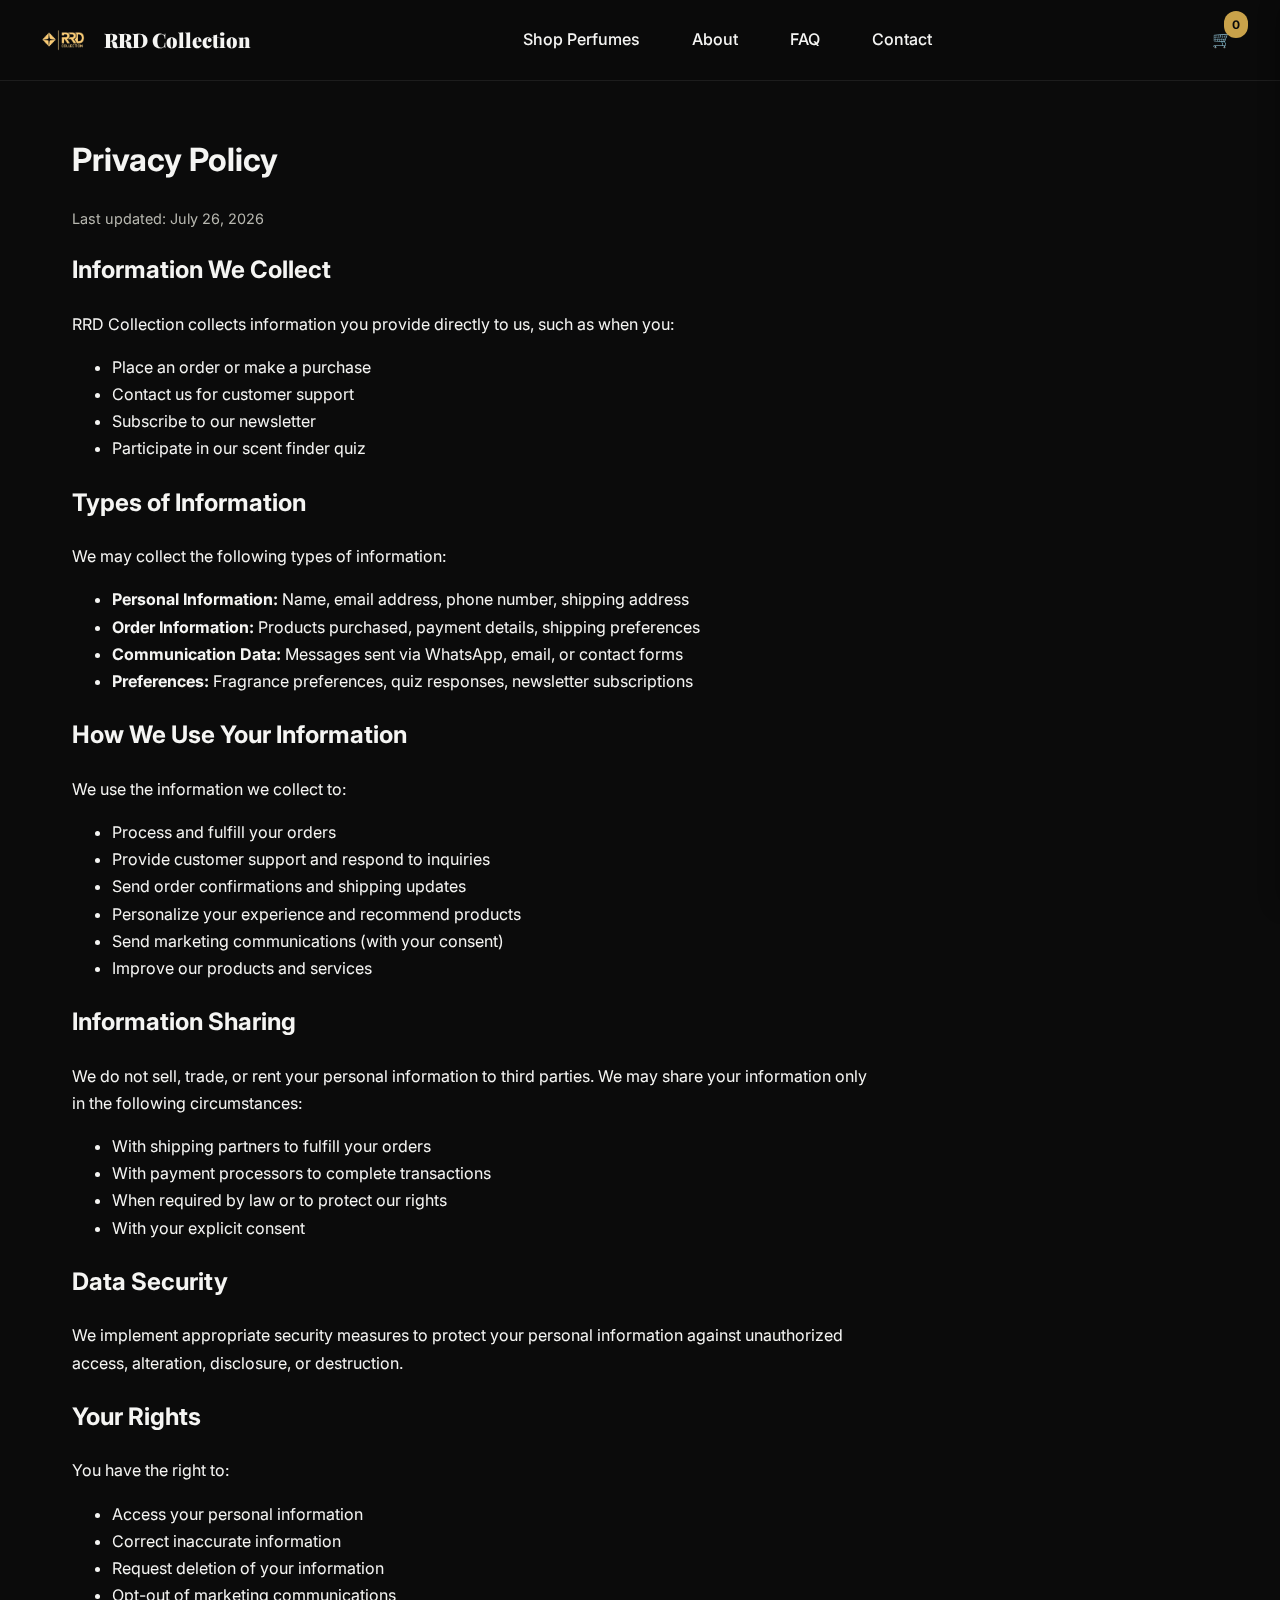
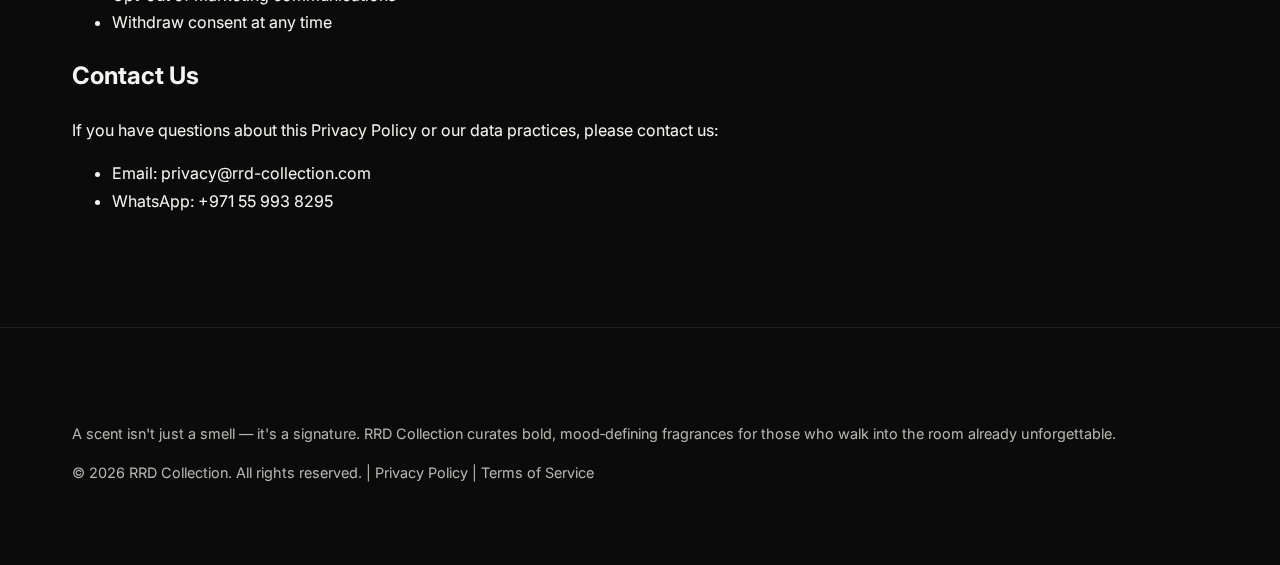
<file: privacy.html>
<!doctype html><html lang="en"><head>
<meta charset="utf-8"><meta name="viewport" content="width=device-width,initial-scale=1">
<title>Privacy Policy — RRD Collection</title>
<meta name="description" content="RRD Collection privacy policy and data protection information.">
<link rel="icon" href="assets/img/logo.png"><link rel="stylesheet" href="assets/css/style.css">
<script src="assets/js/data.js"></script><script src="assets/js/ui.js"></script><script src="assets/js/cart.js"></script>
<script>
  document.addEventListener('DOMContentLoaded', ()=>{
    const sel=document.getElementById('currencySel'); 
    if(sel){ 
      sel.value=currentCurrency(); 
      sel.addEventListener('change', e=> setCurrency(e.target.value)); 
    }
    document.dispatchEvent(new Event('cart:updated'));
    const cc=document.getElementById('cart-count'); 
    if(cc) cc.textContent = cartCount();
  });
</script>
</head><body>
<header>
  <div class="container header-inner">
    <a class="brand" href="index.html"><img src="assets/img/logo.png" alt="RRD Collection logo"><strong>RRD Collection</strong></a>
    <nav aria-label="primary">
      <ul>
        <li><a href="shop.html">Shop Perfumes</a></li>
        <li><a href="about.html">About</a></li>
        <li><a href="faq.html">FAQ</a></li>
        <li><a href="contact.html">Contact</a></li>
      </ul>
    </nav>
    <div class="header-cart" onclick="toggleCart()">🛒 <span class="badge" id="cart-count">0</span></div>
  </div>
</header>
<div id="cart-drawer" aria-label="Cart drawer">
  <header><strong>Your Cart</strong><button class="btn secondary" onclick="toggleCart(false)">Close</button></header>
  <div class="cart-items"></div>
  <div class="cart-footer">
    <div class="currency-switch">Currency: <select id="currencySel"><option>AED</option><option>INR</option><option>USD</option></select> </div>
    <div class="cart-extras"></div>
    <div>Subtotal: <span class="cart-subtotal">AED 0.00</span></div>
    <button class="btn" onclick="checkoutWhatsApp()">Checkout via WhatsApp</button>
    <button class="btn secondary" onclick="checkoutEmail()">Checkout via Email</button>
  </div>
</div>

<main class="container">
  <h1>Privacy Policy</h1>
  <p class="muted">Last updated: <span id="current-date"></span></p>
  
  <div style="max-width:800px;line-height:1.7">
    <h2>Information We Collect</h2>
    <p>RRD Collection collects information you provide directly to us, such as when you:</p>
    <ul>
      <li>Place an order or make a purchase</li>
      <li>Contact us for customer support</li>
      <li>Subscribe to our newsletter</li>
      <li>Participate in our scent finder quiz</li>
    </ul>
    
    <h2>Types of Information</h2>
    <p>We may collect the following types of information:</p>
    <ul>
      <li><strong>Personal Information:</strong> Name, email address, phone number, shipping address</li>
      <li><strong>Order Information:</strong> Products purchased, payment details, shipping preferences</li>
      <li><strong>Communication Data:</strong> Messages sent via WhatsApp, email, or contact forms</li>
      <li><strong>Preferences:</strong> Fragrance preferences, quiz responses, newsletter subscriptions</li>
    </ul>
    
    <h2>How We Use Your Information</h2>
    <p>We use the information we collect to:</p>
    <ul>
      <li>Process and fulfill your orders</li>
      <li>Provide customer support and respond to inquiries</li>
      <li>Send order confirmations and shipping updates</li>
      <li>Personalize your experience and recommend products</li>
      <li>Send marketing communications (with your consent)</li>
      <li>Improve our products and services</li>
    </ul>
    
    <h2>Information Sharing</h2>
    <p>We do not sell, trade, or rent your personal information to third parties. We may share your information only in the following circumstances:</p>
    <ul>
      <li>With shipping partners to fulfill your orders</li>
      <li>With payment processors to complete transactions</li>
      <li>When required by law or to protect our rights</li>
      <li>With your explicit consent</li>
    </ul>
    
    <h2>Data Security</h2>
    <p>We implement appropriate security measures to protect your personal information against unauthorized access, alteration, disclosure, or destruction.</p>
    
    <h2>Your Rights</h2>
    <p>You have the right to:</p>
    <ul>
      <li>Access your personal information</li>
      <li>Correct inaccurate information</li>
      <li>Request deletion of your information</li>
      <li>Opt-out of marketing communications</li>
      <li>Withdraw consent at any time</li>
    </ul>
    
    <h2>Contact Us</h2>
    <p>If you have questions about this Privacy Policy or our data practices, please contact us:</p>
    <ul>
      <li>Email: privacy@rrd-collection.com</li>
      <li>WhatsApp: +971 55 993 8295</li>
    </ul>
  </div>
</main>

<footer>
  <div class="container">
    <p class="muted">A scent isn't just a smell — it's a signature. RRD Collection curates bold, mood‑defining fragrances for those who walk into the room already unforgettable.</p>
    <small>© <span id="year"></span> RRD Collection. All rights reserved. | <a href="privacy.html">Privacy Policy</a> | <a href="terms.html">Terms of Service</a></small>
  </div>
</footer>
<div id="toast" aria-live="polite"></div>
<script>
  document.getElementById('year').textContent = new Date().getFullYear();
  document.getElementById('current-date').textContent = new Date().toLocaleDateString('en-US', { 
    year: 'numeric', 
    month: 'long', 
    day: 'numeric' 
  });
</script>
</body></html>
</file>
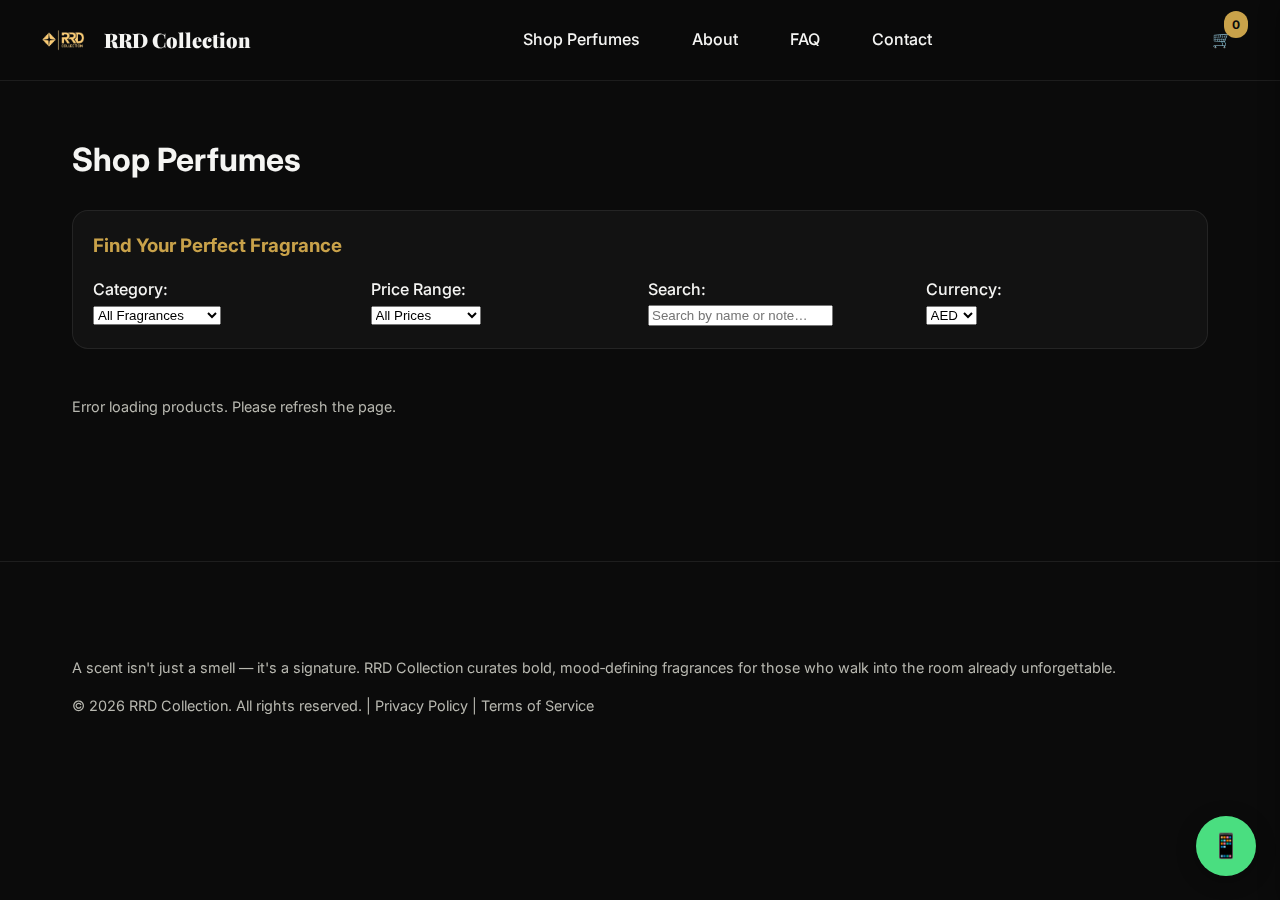
<file: shop.html>
<!doctype html><html lang="en"><head>
<meta charset="utf-8"><meta name="viewport" content="width=device-width, initial-scale=1, maximum-scale=5, user-scalable=yes, viewport-fit=cover">
<meta name="theme-color" content="#0b0b0b">
<meta name="apple-mobile-web-app-capable" content="yes">
<meta name="apple-mobile-web-app-status-bar-style" content="black-translucent">
<meta name="format-detection" content="telephone=no">
<title>Shop Perfumes — RRD Collection</title>
<meta name="description" content="Discover RRD Collection's luxury fragrances. Shop our curated collection of bold, mood-defining perfumes with detailed notes and reviews.">
<meta property="og:title" content="Shop Perfumes — RRD Collection">
<meta property="og:description" content="Discover RRD Collection's luxury fragrances. Shop our curated collection of bold, mood-defining perfumes.">
<meta property="og:image" content="/assets/img/hero.png">
<meta property="og:type" content="website">
<meta name="twitter:card" content="summary_large_image">
<meta name="twitter:title" content="Shop Perfumes — RRD Collection">
<meta name="twitter:description" content="Discover RRD Collection's luxury fragrances. Shop our curated collection of bold, mood-defining perfumes.">
<meta name="twitter:image" content="/assets/img/hero.png">
<link rel="icon" href="/assets/img/logo.png">
<link rel="stylesheet" href="/assets/css/style.css">
<script src="/assets/js/data.js" defer></script>
<script src="/assets/js/ui.js" defer></script>
<script src="/assets/js/cart.js" defer></script>
<script src="/assets/js/analytics.js" defer></script>
<!-- Google Analytics -->
<script async src="https://www.googletagmanager.com/gtag/js?id=G-2GJXXCKDX8"></script>
<script>
  window.dataLayer = window.dataLayer || [];
  function gtag(){dataLayer.push(arguments);}
  gtag('js', new Date());
  gtag('config', 'G-2GJXXCKDX8');
</script>
</head><body>
<header>
  <div class="container header-inner">
    <a class="brand" href="/index.html"><img src="/assets/img/logo.png" alt="RRD Collection logo"><strong>RRD Collection</strong></a>
    <nav aria-label="primary" id="main-nav">
      <ul>
        <li><a href="/shop.html">Shop Perfumes</a></li>
        <li><a href="/about.html">About</a></li>
        <li><a href="/faq.html">FAQ</a></li>
        <li><a href="/contact.html">Contact</a></li>
      </ul>
    </nav>
    <div class="header-cart" onclick="toggleCart()">🛒 <span class="badge" id="cart-count">0</span></div>
    <button class="mobile-nav-toggle" aria-label="Toggle navigation" onclick="toggleMobileNav()">
      <span></span>
      <span></span>
      <span></span>
    </button>
  </div>
</header>
<div id="cart-drawer" aria-label="Cart drawer">
  <header><strong>Your Cart</strong><button class="btn secondary" onclick="toggleCart(false)">Close</button></header>
  <div class="cart-items"></div>
  <div class="cart-footer">
    <div class="currency-switch">Currency: <select id="currencySel"><option value="AED">AED</option><option value="INR">INR</option><option value="USD">USD</option></select> </div>
    <div class="cart-extras"></div>
    <div>Subtotal: <span class="cart-subtotal">AED 0.00</span></div>
    <button class="btn" onclick="checkoutWhatsApp()">Checkout via WhatsApp</button>
    <button class="btn secondary" onclick="checkoutEmail()">Checkout via Email</button>
  </div>
</div>

<main class="container">
  <h1>Shop Perfumes</h1>
  
  <!-- Enhanced Search and Filters -->
  <div class="filters">
    <h3>Find Your Perfect Fragrance</h3>
    <div class="filter-group">
      <div class="filter-item">
        <label for="category-filter">Category:</label>
        <select id="category-filter">
          <option value="all">All Fragrances</option>
          <option value="featured">Featured</option>
          <option value="fresh">Fresh & Clean</option>
          <option value="floral">Floral & Romantic</option>
          <option value="oriental">Oriental & Spicy</option>
        </select>
      </div>
      <div class="filter-item">
        <label for="price-filter">Price Range:</label>
        <select id="price-filter">
          <option value="all">All Prices</option>
          <option value="100-130">AED 100 - 130</option>
          <option value="130-150">AED 130 - 150</option>
          <option value="150+">AED 150+</option>
        </select>
      </div>
      <div class="filter-item">
        <label for="search">Search:</label>
        <input id="search" placeholder="Search by name or note…" aria-label="search products">
      </div>
      <div class="filter-item">
        <label for="currencyTop">Currency:</label>
        <select id="currencyTop">
          <option value="AED">AED</option>
          <option value="INR">INR</option>
          <option value="USD">USD</option>
        </select>
      </div>
    </div>
  </div>

  <div class="grid" id="shopGrid">
    <div class="loading-state">
      <div class="spinner"></div>
      <p>Loading products...</p>
    </div>
  </div>
  <p id="emptyMsg" class="muted" style="display:none;margin-top:16px">No perfumes match your search.</p>
</main>

<!-- PDP Modal -->
<div id="pdpModal" class="modal-backdrop" aria-hidden="true" style="position:fixed;inset:0;background:rgba(0,0,0,.55);display:none">
  <div role="dialog" aria-modal="true" aria-labelledby="pdpTitle" class="modal" style="margin:auto;background:#111;border:1px solid rgba(255,255,255,.1);border-radius:16px;max-width:min(96vw,720px);width:100%;box-shadow:0 10px 30px rgba(0,0,0,.5)">
    <div style="display:flex;align-items:center;justify-content:space-between;border-bottom:1px solid rgba(255,255,255,.07);padding:12px 14px">
      <h3 id="pdpTitle" style="margin:0">Product</h3>
      <button class="btn secondary" onclick="closeModal('#pdpModal')">Close</button>
    </div>
    <div id="pdpBody" style="display:grid;gap:14px;padding:14px"></div>
  </div>
</div>

<script>
// Error handling and global scope verification
(function() {
  'use strict';
  
  // Verify required globals are available
  if (typeof PRODUCTS === 'undefined') {
    console.error('PRODUCTS not found - check data.js include order');
    document.getElementById('shopGrid').innerHTML = '<p class="muted">Error loading products. Please refresh the page.</p>';
    return;
  }
  
  if (typeof avgRating === 'undefined' || typeof reviewsCount === 'undefined') {
    console.error('Helper functions missing - check data.js include order');
    return;
  }
  
  // DOM ready guard - only run once
  let isInitialized = false;
  
  function initializeShop() {
    if (isInitialized) return;
    isInitialized = true;
    
    try {
      console.log('Initializing shop...');
      
      // Check if required data is available
      if (typeof PRODUCTS === 'undefined' || !PRODUCTS || PRODUCTS.length === 0) {
        console.warn('PRODUCTS not available, retrying in 200ms...');
        setTimeout(initializeShop, 200);
        return;
      }
      
      console.log('PRODUCTS available:', PRODUCTS.length, 'products');
      
      // Initialize currency selectors
      const currencySelectors = ['currencySel', 'currencyTop'];
      currencySelectors.forEach(id => {
        const selector = document.getElementById(id);
        if (selector) {
          selector.value = currentCurrency();
          selector.addEventListener('change', e => setCurrency(e.target.value));
        }
      });
      
      // Listen for currency changes to sync all selectors
      document.addEventListener('currency:changed', (e) => {
        currencySelectors.forEach(id => {
          const selector = document.getElementById(id);
          if (selector) selector.value = e.detail.currency;
        });
      });
      
      // Initialize search and filters
      const search = document.getElementById('search');
      const categoryFilter = document.getElementById('category-filter');
      const priceFilter = document.getElementById('price-filter');
      
      if (search) search.addEventListener('input', debounce(render, 300));
      if (categoryFilter) categoryFilter.addEventListener('change', render);
      if (priceFilter) priceFilter.addEventListener('change', render);
      
      // Initial render
      render();
      
      // Check for deep link
      if (window.location.hash) {
        const productId = window.location.hash.substring(1);
        setTimeout(() => openPDP(productId), 100);
      }
      
      // Bind events
      document.addEventListener('currency:changed', render);
      document.addEventListener('cart:updated', () => {
        const cartCount = document.getElementById('cart-count');
        if (cartCount) cartCount.textContent = cartCount();
      });
      
    } catch (error) {
      console.error('Error initializing shop:', error);
      toast('Error initializing shop page', 'error');
    }
  }
  
  // Card renderer with defensive programming
  function card(p) {
    if (!p || !p.id || !p.name) {
      console.warn('Invalid product data:', p);
      return '';
    }
    
    const rating = avgRating(p.id) || 0;
    const count = reviewsCount(p.id) || 0;
    
    return `
      <article class="card" id="${p.id}">
        <picture>
          <source type="image/webp" srcset="${p.imageWebp || p.image}">
          <img src="${p.image}" alt="${p.name} bottle" loading="lazy" width="300" height="300">
        </picture>
        <div class="pad">
          <h3>${p.name}</h3>
          <div class="meta">${(p.notes || []).slice(0, 3).join(' • ')}</div>
          <div class="meta">${renderStars(rating)} <span class="muted">(${count})</span></div>
          <div class="price">${formatPrice(p.price)}</div>
          <div class="actions">
            <button class="btn" onclick="addToCart('${p.id}')">Add to cart</button>
            <button class="btn secondary" onclick="openPDP('${p.id}')">Details</button>
          </div>
        </div>
      </article>`;
  }
  
  function openPDP(id) {
    if (!id) return;
    
    const p = PRODUCTS.find(x => x.id === id);
    if (!p) {
      console.warn('Product not found:', id);
      return;
    }
    
    const rating = avgRating(id) || 0;
    const count = reviewsCount(id) || 0;
    
    const html = `
      <div style="display:grid;gap:14px;grid-template-columns:1fr;align-items:start;padding:6px 12px">
        <picture>
          <source type="image/webp" srcset="${p.imageWebp || p.image}">
          <img src="${p.image}" alt="${p.name} bottle" style="width:100%;border-radius:12px;background:#0f0f0f" width="300" height="300">
        </picture>
        <div>
          <h2 id="pdpTitle" style="margin:.2rem 0 .6rem">${p.name}</h2>
          <div class="meta">${renderStars(rating)} <span class="muted">(${count} reviews)</span></div>
          <p class="muted" style="margin:.5rem 0 1rem">${p.description}</p>
          <div class="meta"><strong>Notes:</strong> ${p.notes.join(' • ')}</div>
          <div class="meta"><strong>Size:</strong> ${p.size}</div>
          <div class="price" style="margin:10px 0">${formatPrice(p.price)}</div>
          <div style="display:flex;gap:8px;align-items:center">
            <button class="btn" onclick="addToCart('${p.id}')">Add to cart</button>
            <button class="btn secondary" onclick="toggleCart(true)">Open cart</button>
          </div>
        </div>
      </div>
      <div style="border-top:1px solid rgba(255,255,255,.07);padding-top:10px">
        <h4 style="margin:.2rem 0 .6rem">Reviews</h4>
        ${(REVIEWS[id] || []).map(r => `<div class="meta" style="margin:.2rem 0">${renderStars(r.stars)} — ${r.text}</div>`).join('') || '<div class="muted">No reviews yet.</div>'}
      </div>`;
    
    const pdpBody = document.getElementById('pdpBody');
    if (pdpBody) {
      pdpBody.innerHTML = html;
    }
    
    // Update URL hash for deep linking
    window.location.hash = id;
    
    // Show modal
    const modal = document.getElementById('pdpModal');
    if (modal) {
      modal.style.display = 'grid';
      openModal('#pdpModal');
    }
  }
  
  // Robust render function
  function render() {
    try {
      console.log('Shop render function called');
      
      const grid = document.getElementById('shopGrid');
      const emptyMsg = document.getElementById('emptyMsg');
      
      if (!grid) {
        console.error('Shop grid element not found');
        return;
      }
      
      // Check if PRODUCTS data is available
      if (typeof PRODUCTS === 'undefined' || !PRODUCTS || PRODUCTS.length === 0) {
        console.warn('PRODUCTS not available in render function');
        grid.innerHTML = '<p class="muted">Loading products...</p>';
        return;
      }
      
      console.log('PRODUCTS available in render:', PRODUCTS.length, 'products');
      
      // Get filter values
      const searchQuery = (document.getElementById('search')?.value || '').toLowerCase();
      const categoryFilter = document.getElementById('category-filter')?.value || 'all';
      const priceFilter = document.getElementById('price-filter')?.value || 'all';
      
      // Filter products
      let items = PRODUCTS;
      
      // Apply category filter
      if (categoryFilter !== 'all') {
        if (categoryFilter === 'featured') {
          items = items.filter(p => p.featured);
        } else {
          items = items.filter(p => p.category === categoryFilter);
        }
      }
      
      // Apply price filter
      if (priceFilter !== 'all') {
        const [min, max] = priceFilter === '150+' ? [150, 999] : priceFilter.split('-').map(Number);
        items = items.filter(p => p.price >= min && p.price <= max);
      }
      
      // Apply search filter
      if (searchQuery) {
        items = items.filter(p => 
          p.name.toLowerCase().includes(searchQuery) || 
          (p.notes || []).join(' ').toLowerCase().includes(searchQuery)
        );
      }
      
      console.log('Filtered products:', items.length, 'items');
      
      // Check if required functions exist
      if (typeof card !== 'function') {
        console.error('Card function not found');
        grid.innerHTML = '<p class="muted">Error: Missing required functions. Please refresh the page.</p>';
        return;
      }
      
      // Render products
      try {
        grid.innerHTML = items.map(card).join('');
      } catch (cardError) {
        console.warn('Card function failed, using fallback rendering:', cardError);
        // Fallback: simple HTML rendering
        grid.innerHTML = items.map(p => `
          <article class="card" id="${p.id}">
            <picture>
              <source type="image/webp" srcset="${p.imageWebp || p.image}">
              <img src="${p.image}" alt="${p.name} bottle" loading="lazy" width="300" height="300">
            </picture>
            <div class="pad">
              <h3>${p.name}</h3>
              <div class="meta">${(p.notes || []).slice(0, 3).join(' • ')}</div>
              <div class="price">AED ${p.price}</div>
              <div class="actions">
                <button class="btn" onclick="addToCart('${p.id}')">Add to cart</button>
                <button class="btn secondary" onclick="openPDP('${p.id}')">Details</button>
              </div>
            </div>
          </article>
        `).join('');
      }
      
      // Update empty message
      if (emptyMsg) {
        emptyMsg.style.display = items.length ? 'none' : 'block';
      }
      
      // Log render info
      console.log(`Successfully rendered ${items.length} products (query: "${searchQuery}", category: ${categoryFilter}, price: ${priceFilter})`);
      
    } catch (error) {
      console.error('Error rendering shop grid:', error);
      const grid = document.getElementById('shopGrid');
      if (grid) {
        grid.innerHTML = '<p class="muted">Error loading products. Please refresh the page.</p>';
      }
    }
  }
  
  // Note: debounce function is available from ui.js
  
  // Initialize when DOM is ready
  if (document.readyState === 'loading') {
    document.addEventListener('DOMContentLoaded', initializeShop);
  } else {
    initializeShop();
  }
  
  // Also listen for when data.js finishes loading
  document.addEventListener('data:loaded', () => {
    console.log('Data loaded event received in shop, initializing...');
    initializeShop();
  });
  
  // Make functions globally available
  window.openPDP = openPDP;
  
})();

// JSON-LD for all products
(function injectJSONLD() {
  try {
    if (typeof PRODUCTS === 'undefined') {
      console.warn('PRODUCTS not available for JSON-LD generation');
      return;
    }
    
    PRODUCTS.forEach(p => {
      const ld = {
        "@context": "https://schema.org",
        "@type": "Product",
        "name": p.name,
        "image": [location.origin + '/' + (p.imageWebp || p.image)],
        "brand": {"@type": "Brand", "name": "RRD Collection"},
        "description": p.description,
        "offers": {
          "@type": "Offer",
          "priceCurrency": "AED",
          "price": String(p.price),
          "availability": "https://schema.org/InStock",
          "url": location.origin + '/shop.html#' + p.id
        }
      };
      
      // Add aggregate rating if reviews exist
      if (typeof REVIEWS !== 'undefined' && REVIEWS[p.id] && REVIEWS[p.id].length > 0) {
        const rating = avgRating(p.id);
        const count = reviewsCount(p.id);
        if (rating > 0 && count > 0) {
          ld.aggregateRating = {
            "@type": "AggregateRating",
            "ratingValue": String(rating),
            "reviewCount": String(count)
          };
        }
      }
      
      const s = document.createElement('script');
      s.type = 'application/ld+json';
      s.textContent = JSON.stringify(ld);
      document.body.appendChild(s);
    });
    
    console.log('JSON-LD generated for', PRODUCTS.length, 'products');
  } catch (error) {
    console.error('Error generating JSON-LD:', error);
  }
})();
</script>

<footer>
  <div class="container">
    <p class="muted">A scent isn't just a smell — it's a signature. RRD Collection curates bold, mood‑defining fragrances for those who walk into the room already unforgettable.</p>
    <small>© <span id="year"></span> RRD Collection. All rights reserved. | <a href="/privacy.html">Privacy Policy</a> | <a href="/terms.html">Terms of Service</a></small>
  </div>
</footer>
<div id="toast" aria-live="polite"></div>

<!-- Floating WhatsApp Button -->
<div class="floating-whatsapp">
  <a href="https://wa.me/971559938295?text=Hi%20RRD%20Collection!%20I%20have%20a%20question%20about%20your%20fragrances." 
     class="btn" target="_blank" rel="noopener" aria-label="Contact us on WhatsApp">
    📱
  </a>
</div>

<script>document.getElementById('year').textContent = new Date().getFullYear();</script>
</body></html>
</file>
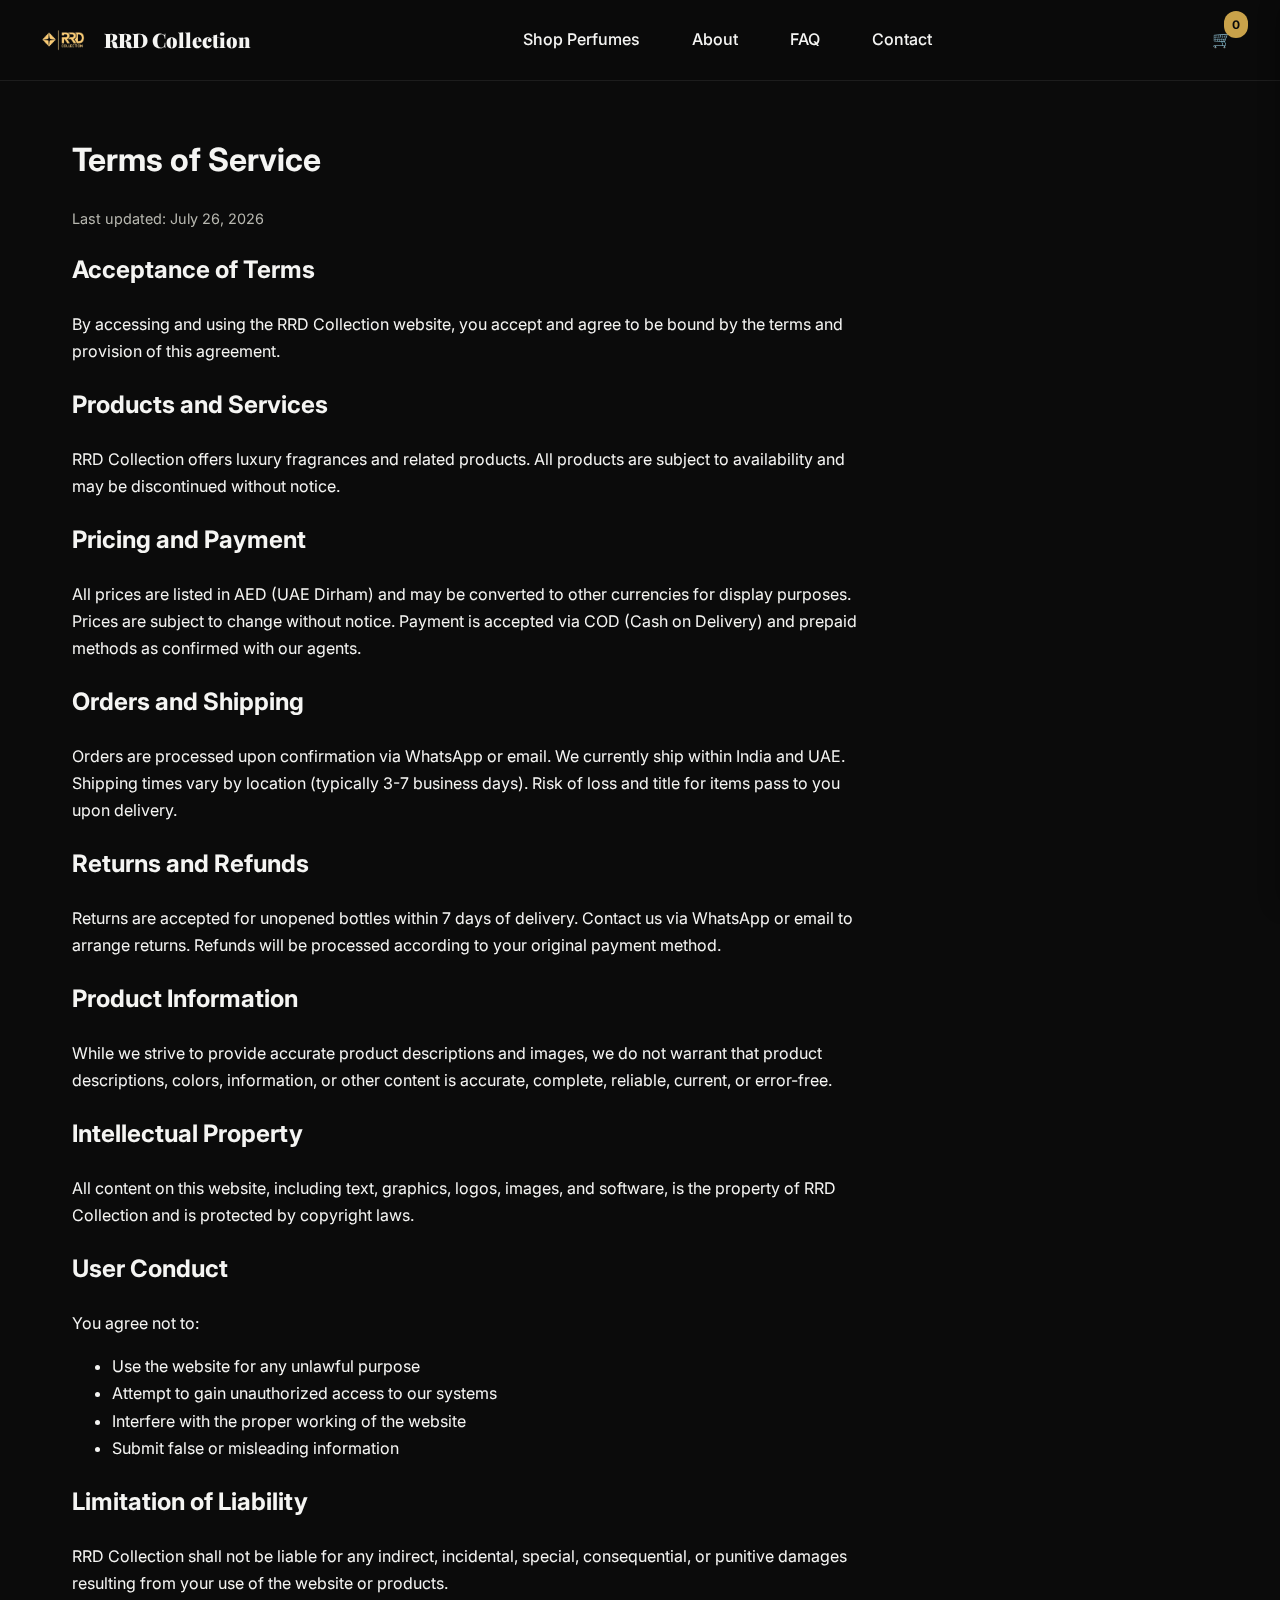
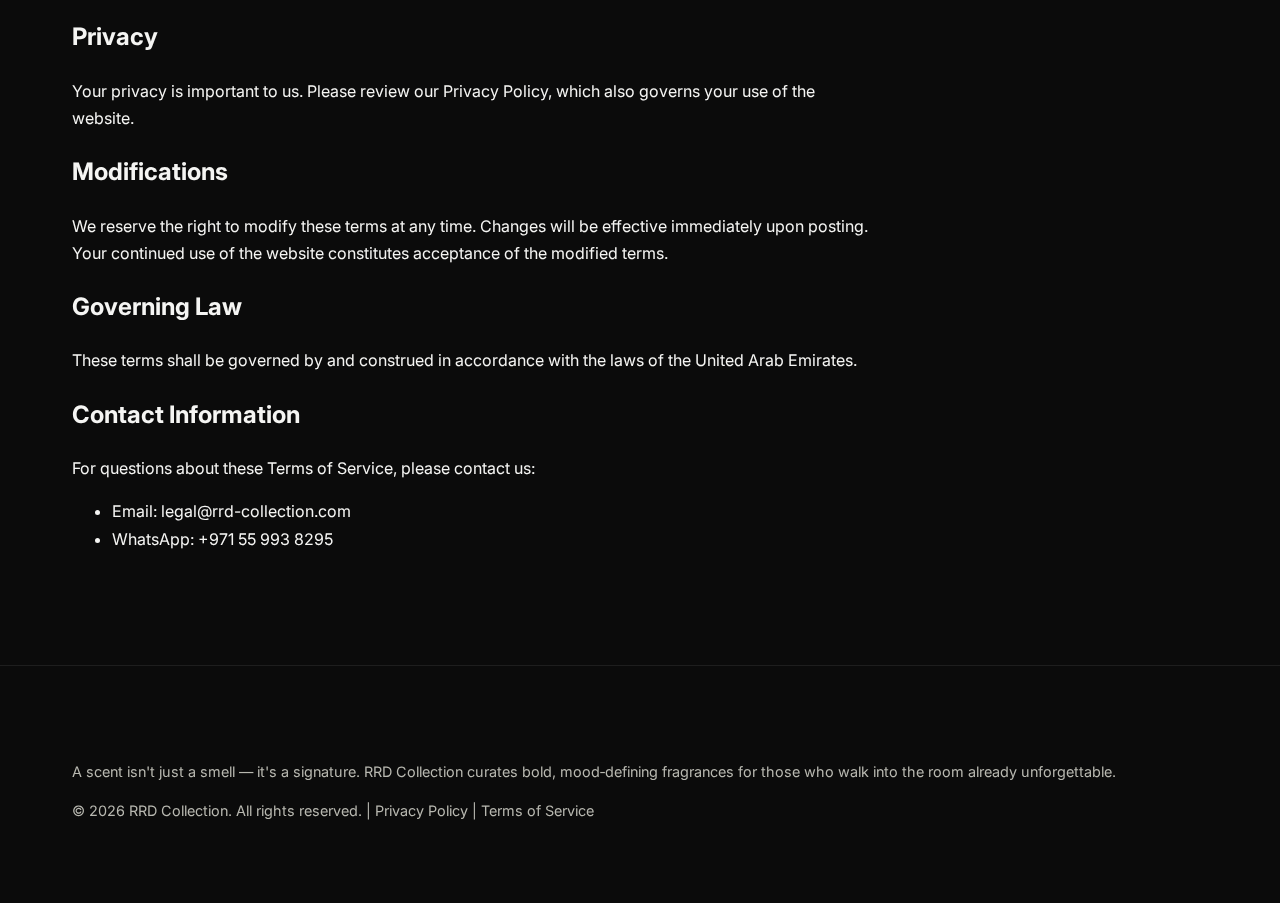
<file: terms.html>
<!doctype html><html lang="en"><head>
<meta charset="utf-8"><meta name="viewport" content="width=device-width,initial-scale=1">
<title>Terms of Service — RRD Collection</title>
<meta name="description" content="RRD Collection terms of service and user agreement.">
<link rel="icon" href="/assets/img/logo.png">
<link rel="stylesheet" href="/assets/css/style.css">
<script src="/assets/js/data.js" defer></script>
<script src="/assets/js/ui.js" defer></script>
<script src="/assets/js/cart.js" defer></script>
<script src="/assets/js/analytics.js" defer></script>
<!-- Google Analytics -->
<script async src="https://www.googletagmanager.com/gtag/js?id=G-2GJXXCKDX8"></script>
<script>
  window.dataLayer = window.dataLayer || [];
  function gtag(){dataLayer.push(arguments);}
  gtag('js', new Date());
  gtag('config', 'G-2GJXXCKDX8');
</script>
<script>
  document.addEventListener('DOMContentLoaded', ()=>{
    const sel=document.getElementById('currencySel'); 
    if(sel){ 
      sel.value=currentCurrency(); 
      sel.addEventListener('change', e=> setCurrency(e.target.value)); 
    }
    document.dispatchEvent(new Event('cart:updated'));
    const cc=document.getElementById('cart-count'); 
    if(cc) cc.textContent = cartCount();
  });
</script>
</head><body>
<header>
  <div class="container header-inner">
    <a class="brand" href="/index.html"><img src="/assets/img/logo.png" alt="RRD Collection logo"><strong>RRD Collection</strong></a>
    <nav aria-label="primary">
      <ul>
        <li><a href="/shop.html">Shop Perfumes</a></li>
        <li><a href="/about.html">About</a></li>
        <li><a href="/faq.html">FAQ</a></li>
        <li><a href="/contact.html">Contact</a></li>
      </ul>
    </nav>
    <div class="header-cart" onclick="toggleCart()">🛒 <span class="badge" id="cart-count">0</span></div>
  </div>
</header>
<div id="cart-drawer" aria-label="Cart drawer">
  <header><strong>Your Cart</strong><button class="btn secondary" onclick="toggleCart(false)">Close</button></header>
  <div class="cart-items"></div>
  <div class="cart-footer">
    <div class="currency-switch">Currency: <select id="currencySel"><option>AED</option><option>INR</option><option>USD</option></select> </div>
    <div class="cart-extras"></div>
    <div>Subtotal: <span class="cart-subtotal">AED 0.00</span></div>
    <button class="btn" onclick="checkoutWhatsApp()">Checkout via WhatsApp</button>
    <button class="btn secondary" onclick="checkoutEmail()">Checkout via Email</button>
  </div>
</div>

<main class="container">
  <h1>Terms of Service</h1>
  <p class="muted">Last updated: <span id="current-date"></span></p>
  
  <div style="max-width:800px;line-height:1.7">
    <h2>Acceptance of Terms</h2>
    <p>By accessing and using the RRD Collection website, you accept and agree to be bound by the terms and provision of this agreement.</p>
    
    <h2>Products and Services</h2>
    <p>RRD Collection offers luxury fragrances and related products. All products are subject to availability and may be discontinued without notice.</p>
    
    <h2>Pricing and Payment</h2>
    <p>All prices are listed in AED (UAE Dirham) and may be converted to other currencies for display purposes. Prices are subject to change without notice. Payment is accepted via COD (Cash on Delivery) and prepaid methods as confirmed with our agents.</p>
    
    <h2>Orders and Shipping</h2>
    <p>Orders are processed upon confirmation via WhatsApp or email. We currently ship within India and UAE. Shipping times vary by location (typically 3-7 business days). Risk of loss and title for items pass to you upon delivery.</p>
    
    <h2>Returns and Refunds</h2>
    <p>Returns are accepted for unopened bottles within 7 days of delivery. Contact us via WhatsApp or email to arrange returns. Refunds will be processed according to your original payment method.</p>
    
    <h2>Product Information</h2>
    <p>While we strive to provide accurate product descriptions and images, we do not warrant that product descriptions, colors, information, or other content is accurate, complete, reliable, current, or error-free.</p>
    
    <h2>Intellectual Property</h2>
    <p>All content on this website, including text, graphics, logos, images, and software, is the property of RRD Collection and is protected by copyright laws.</p>
    
    <h2>User Conduct</h2>
    <p>You agree not to:</p>
    <ul>
      <li>Use the website for any unlawful purpose</li>
      <li>Attempt to gain unauthorized access to our systems</li>
      <li>Interfere with the proper working of the website</li>
      <li>Submit false or misleading information</li>
    </ul>
    
    <h2>Limitation of Liability</h2>
    <p>RRD Collection shall not be liable for any indirect, incidental, special, consequential, or punitive damages resulting from your use of the website or products.</p>
    
    <h2>Privacy</h2>
    <p>Your privacy is important to us. Please review our Privacy Policy, which also governs your use of the website.</p>
    
    <h2>Modifications</h2>
    <p>We reserve the right to modify these terms at any time. Changes will be effective immediately upon posting. Your continued use of the website constitutes acceptance of the modified terms.</p>
    
    <h2>Governing Law</h2>
    <p>These terms shall be governed by and construed in accordance with the laws of the United Arab Emirates.</p>
    
    <h2>Contact Information</h2>
    <p>For questions about these Terms of Service, please contact us:</p>
    <ul>
      <li>Email: legal@rrd-collection.com</li>
      <li>WhatsApp: +971 55 993 8295</li>
    </ul>
  </div>
</main>

<footer>
  <div class="container">
    <p class="muted">A scent isn't just a smell — it's a signature. RRD Collection curates bold, mood‑defining fragrances for those who walk into the room already unforgettable.</p>
    <small>© <span id="year"></span> RRD Collection. All rights reserved. | <a href="privacy.html">Privacy Policy</a> | <a href="terms.html">Terms of Service</a></small>
  </div>
</footer>
<div id="toast" aria-live="polite"></div>
<script>
  document.getElementById('year').textContent = new Date().getFullYear();
  document.getElementById('current-date').textContent = new Date().toLocaleDateString('en-US', { 
    year: 'numeric', 
    month: 'long', 
    day: 'numeric' 
  });
</script>
</body></html>
</file>
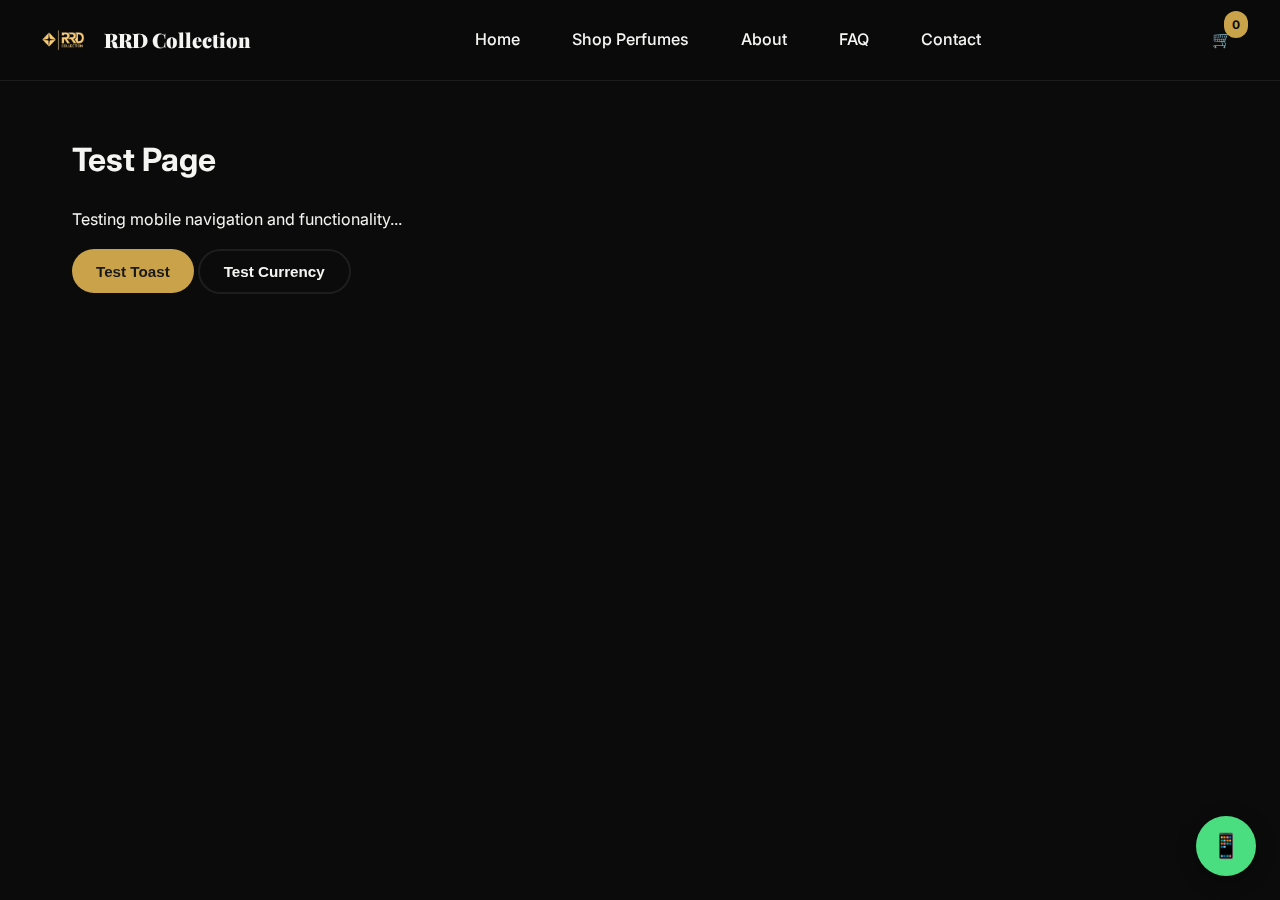
<file: test.html>
<!DOCTYPE html>
<html lang="en">
<head>
  <meta charset="utf-8">
  <meta name="viewport" content="width=device-width, initial-scale=1, maximum-scale=5, user-scalable=yes, viewport-fit=cover">
  <title>Test — RRD Collection</title>
  <link rel="stylesheet" href="/assets/css/style.css">
</head>
<body>
  <header>
    <div class="container header-inner">
      <a class="brand" href="/index.html">
        <img src="/assets/img/logo.png" alt="RRD Collection logo">
        <strong>RRD Collection</strong>
      </a>
      <nav aria-label="primary" id="main-nav">
        <ul>
          <li><a href="/index.html">Home</a></li>
          <li><a href="/shop.html">Shop Perfumes</a></li>
          <li><a href="/about.html">About</a></li>
          <li><a href="/faq.html">FAQ</a></li>
          <li><a href="/contact.html">Contact</a></li>
        </ul>
      </nav>
      <div class="header-cart" onclick="toggleCart()">🛒 <span class="badge" id="cart-count">0</span></div>
      <button class="mobile-nav-toggle" aria-label="Toggle navigation" onclick="toggleMobileNav()">
        <span></span>
        <span></span>
        <span></span>
      </button>
    </div>
  </header>

  <main class="container">
    <h1>Test Page</h1>
    <p>Testing mobile navigation and functionality...</p>
    
    <button class="btn" onclick="testToast()">Test Toast</button>
    <button class="btn secondary" onclick="testCurrency()">Test Currency</button>
    
    <div id="test-output"></div>
  </main>

  <div id="toast" aria-live="polite"></div>

  <!-- Floating WhatsApp Button -->
  <div class="floating-whatsapp">
    <a href="https://wa.me/971559938295?text=Hi%20RRD%20Collection!%20I%20have%20a%20question%20about%20your%20fragrances." 
       class="btn" target="_blank" rel="noopener" aria-label="Contact us on WhatsApp">
      📱
    </a>
  </div>

  <script src="/assets/js/data.js"></script>
  <script src="/assets/js/ui.js"></script>
  <script src="/assets/js/cart.js"></script>
  
  <script>
    function testToast() {
      toast('Test toast message!', 'success');
    }
    
    function testCurrency() {
      const current = currentCurrency();
      document.getElementById('test-output').innerHTML = `Current currency: ${current}`;
    }
    
    // Test mobile navigation
    function toggleMobileNav() {
      const nav = document.getElementById('main-nav');
      const toggle = document.querySelector('.mobile-nav-toggle');
      
      if (!nav || !toggle) return;
      
      const isOpen = nav.classList.contains('open');
      
      if (isOpen) {
        nav.classList.remove('open');
        toggle.classList.remove('open');
        toggle.setAttribute('aria-expanded', 'false');
      } else {
        nav.classList.add('open');
        toggle.classList.add('open');
        toggle.setAttribute('aria-expanded', 'true');
      }
    }
    
    // Initialize
    document.addEventListener('DOMContentLoaded', function() {
      console.log('Test page loaded successfully');
      console.log('PRODUCTS available:', typeof PRODUCTS !== 'undefined');
      console.log('UI functions available:', typeof toast !== 'undefined');
      console.log('Cart functions available:', typeof addToCart !== 'undefined');
    });
  </script>
</body>
</html>
</file>
<file: assets/css/style.css>
/* RRD Collection - Enhanced Dark Theme Styles */
@import url('https://fonts.googleapis.com/css2?family=Inter:wght@300;400;500;600;700&family=Playfair+Display:wght@400;500;600;700&display=swap');

:root{ 
  --bg:#0b0b0b; 
  --fg:#f5f5f3; 
  --text:#f5f5f3; 
  --muted:#b8b8b0; 
  --gold:#c9a24a; 
  --card:#121212;
  --accent:#d4af37;
  --success:#4ade80;
  --error:#f87171;
  --border:rgba(255,255,255,.08);
  --shadow:0 4px 20px rgba(0,0,0,.3);
  --radius:16px;
  --transition:all 0.3s cubic-bezier(0.4, 0, 0.2, 1);
  
  /* Mobile-specific variables */
  --safe-area-inset-top: env(safe-area-inset-top, 0px);
  --safe-area-inset-bottom: env(safe-area-inset-bottom, 0px);
  --safe-area-inset-left: env(safe-area-inset-left, 0px);
  --safe-area-inset-right: env(safe-area-inset-right, 0px);
}

/* Respect reduced motion preference */
@media (prefers-reduced-motion: reduce) {
  *, *::before, *::after {
    animation-duration: 0.01ms !important;
    animation-iteration-count: 1 !important;
    transition-duration: 0.01ms !important;
  }
}

*{box-sizing:border-box}
html,body{margin:0;padding:0;background:var(--bg);color:var(--fg);font-family:'Inter',system-ui,-apple-system,Segoe UI,Roboto,Arial,sans-serif;line-height:1.6;scroll-behavior:smooth}
img{max-width:100%;height:auto;display:block;border-radius:var(--radius)}
a{color:inherit;text-decoration:none;transition:var(--transition)}
.container{max-width:1200px;margin:0 auto;padding:clamp(16px,4vw,32px)}

/* Enhanced Header */
header{position:sticky;top:var(--safe-area-inset-top);background:rgba(11,11,11,.95);backdrop-filter:saturate(150%) blur(20px);border-bottom:1px solid var(--border);z-index:50;transition:var(--transition)}
.header-inner{display:flex;align-items:center;justify-content:space-between;gap:20px;padding:16px 0;position:relative}
.brand{display:flex;align-items:center;gap:16px;font-family:'Playfair Display',serif;font-weight:600;font-size:1.25rem;flex-shrink:0}
.brand img{width:48px;height:48px;object-fit:contain}
nav ul{display:flex;gap:20px;list-style:none;margin:0;padding:0;flex-wrap:wrap}
nav a{padding:12px 16px;border-radius:999px;font-weight:500;transition:var(--transition);position:relative}
nav a:focus,nav a:hover{outline:2px solid var(--gold);outline-offset:2px;background:rgba(201,162,74,.1)}
nav a::after{content:'';position:absolute;bottom:0;left:50%;width:0;height:2px;background:var(--gold);transition:var(--transition);transform:translateX(-50%)}
nav a:hover::after{width:80%}

/* Mobile Navigation Toggle */
.mobile-nav-toggle{display:none;flex-direction:column;gap:4px;background:none;border:none;cursor:pointer;padding:8px;border-radius:8px;transition:var(--transition);order:3}
.mobile-nav-toggle span{width:24px;height:3px;background:var(--fg);border-radius:2px;transition:var(--transition)}
.mobile-nav-toggle.open span:nth-child(1){transform:rotate(45deg) translate(6px,6px)}
.mobile-nav-toggle.open span:nth-child(2){opacity:0}
.mobile-nav-toggle.open span:nth-child(3){transform:rotate(-45deg) translate(6px,-6px)}
.mobile-nav-toggle:hover{background:rgba(201,162,74,.1)}

/* Header Cart - Always top right */
.header-cart{position:relative;cursor:pointer;padding:8px;border-radius:8px;transition:var(--transition);order:2;flex-shrink:0}
.header-cart:hover{background:rgba(201,162,74,.1)}
.header-cart .badge{position:absolute;top:-8px;right:-8px;background:var(--gold);color:var(--bg);border-radius:999px;font-size:0.75rem;padding:4px 8px;font-weight:700;min-width:20px;text-align:center}

/* Enhanced Buttons */
.btn{background:var(--gold);color:#1a1a1a;border:0;border-radius:999px;padding:12px 24px;font-weight:600;cursor:pointer;transition:var(--transition);font-size:0.95rem;display:inline-flex;align-items:center;gap:8px;justify-content:center;min-height:44px;touch-action:manipulation;-webkit-tap-highlight-color:transparent}
.btn:hover{transform:translateY(-2px);box-shadow:var(--shadow);background:var(--accent)}
.btn:active{transform:translateY(0)}
.btn.secondary{background:transparent;color:var(--fg);border:2px solid var(--border)}
.btn.secondary:hover{background:var(--border);border-color:var(--gold)}
.btn:disabled{opacity:0.6;cursor:not-allowed;transform:none}

/* Touch-friendly improvements */
@media (hover: none) and (pointer: coarse) {
  .btn:hover { transform: none; }
  .card:hover { transform: none; }
  .cart-row:hover { background: rgba(11,11,11,.5); }
}

/* Enhanced Hero */
.hero{display:grid;min-height:70vh;align-items:center;background:radial-gradient(100% 120% at 0% 0%,#151515,transparent), url('../img/hero.png') center/cover no-repeat;border-bottom:1px solid var(--border);position:relative}
.hero::before{content:'';position:absolute;inset:0;background:linear-gradient(45deg,rgba(11,11,11,.8),rgba(11,11,11,.4));z-index:1}
.hero .copy{background:linear-gradient(135deg,rgba(11,11,11,.9),rgba(11,11,11,.7));padding:clamp(24px,6vw,48px);border-radius:var(--radius);max-width:800px;position:relative;z-index:2;backdrop-filter:blur(10px);border:1px solid var(--border)}
.hero h1{font-family:'Playfair Display',serif;font-size:clamp(2.5rem,6vw,4rem);font-weight:700;margin:0 0 24px;line-height:1.2;color:var(--gold)}
.hero p{font-size:clamp(1.1rem,3vw,1.25rem);margin:0 0 32px;line-height:1.7;color:var(--fg)}

/* Enhanced Grid & Cards */
.grid{display:grid;grid-template-columns:repeat(auto-fit,minmax(280px,1fr));gap:24px;margin:32px 0}
@media(min-width:768px){.grid{grid-template-columns:repeat(auto-fit,minmax(320px,1fr))}}
.card{background:var(--card);border:1px solid var(--border);border-radius:var(--radius);overflow:hidden;display:flex;flex-direction:column;transition:var(--transition);position:relative}
.card:hover{transform:translateY(-4px);box-shadow:var(--shadow);border-color:var(--gold)}
.card .pad{padding:20px;display:flex;flex-direction:column;flex:1}
.card h3{font-family:'Playfair Display',serif;font-size:1.25rem;font-weight:600;margin:0 0 12px;line-height:1.3}
.meta{color:var(--muted);font-size:0.95rem;margin:8px 0;line-height:1.5}
.price{margin-top:auto;font-weight:700;font-size:1.1rem;color:var(--gold);margin:16px 0}
.card .actions{display:flex;gap:12px;margin-top:16px;flex-wrap:wrap}

/* Enhanced Footer */
footer{border-top:1px solid var(--border);padding:48px 0;margin-top:64px;background:rgba(11,11,11,.5)}
small,.muted{color:var(--muted);font-size:0.9rem}

/* Enhanced Toast */
#toast{position:fixed;left:50%;transform:translateX(-50%);bottom:24px;background:var(--card);padding:16px 24px;border-radius:var(--radius);border:1px solid var(--border);opacity:0;transition:var(--transition);z-index:100;box-shadow:var(--shadow);max-width:90vw;text-align:center}
#toast.show{opacity:1;transform:translateX(-50%) translateY(-8px)}

/* Enhanced Cart Drawer */
#cart-drawer{position:fixed;top:0;right:-450px;width:min(95vw,450px);height:100dvh;background:var(--card);border-left:1px solid var(--border);transition:var(--transition);z-index:70;display:flex;flex-direction:column;box-shadow:var(--shadow)}
#cart-drawer.open{right:0}
#cart-drawer header{display:flex;align-items:center;justify-content:space-between;padding:20px;border-bottom:1px solid var(--border);background:rgba(11,11,11,.5)}
.cart-items{padding:20px;display:flex;flex-direction:column;gap:16px;overflow:auto;flex:1}
.cart-row{display:grid;grid-template-columns:72px 1fr auto auto;gap:16px;align-items:center;background:rgba(11,11,11,.5);border:1px solid var(--border);border-radius:var(--radius);padding:16px;transition:var(--transition)}
.cart-row:hover{background:rgba(11,11,11,.8);border-color:var(--gold)}
.cart-row img{width:72px;height:72px;background:var(--bg);border-radius:12px;object-fit:cover}
.cart-row .qty{display:flex;gap:8px;align-items:center}
.cart-row .qty input{width:56px;background:var(--bg);border:1px solid var(--border);color:var(--fg);border-radius:8px;padding:8px;text-align:center;font-size:0.9rem}
.cart-row button{background:var(--bg);border:1px solid var(--border);color:var(--fg);border-radius:8px;padding:8px 12px;cursor:pointer;transition:var(--transition);min-width:32px;height:32px;display:flex;align-items:center;justify-content:center}
.cart-row button:hover{background:var(--gold);color:var(--bg);border-color:var(--gold)}
.cart-footer{margin-top:auto;padding:20px;border-top:1px solid var(--border);display:grid;gap:16px;background:rgba(11,11,11,.5)}
.cart-subtotal{font-weight:700;font-size:1.2rem;color:var(--gold)}

/* Enhanced Currency Switch */
.currency-switch{display:flex;gap:12px;align-items:center;font-weight:500}
.currency-switch select{background:var(--bg);border:1px solid var(--border);color:var(--fg);border-radius:8px;padding:8px 12px;font-size:0.9rem;transition:var(--transition)}
.currency-switch select:focus{border-color:var(--gold);outline:none}

/* Enhanced Forms */
form{display:grid;gap:20px;max-width:600px;margin:0 auto}
form input,form textarea{width:100%;background:var(--bg);border:2px solid var(--border);border-radius:12px;color:var(--fg);padding:16px;font-size:1rem;transition:var(--transition);font-family:inherit}
form input:focus,form textarea:focus{border-color:var(--gold);outline:none;box-shadow:0 0 0 3px rgba(201,162,74,.1)}
form input.error,form textarea.error{border-color:var(--error)}
.error-message{color:var(--error);font-size:0.9rem;margin-top:4px;display:none}
.error-message.show{display:block}

/* Enhanced Accordion */
.accordion{display:grid;gap:16px;max-width:800px;margin:0 auto}
.acc-item{border:1px solid var(--border);border-radius:var(--radius);overflow:hidden;transition:var(--transition)}
.acc-item:hover{border-color:var(--gold)}
.acc-item summary{cursor:pointer;padding:20px;background:rgba(11,11,11,.5);font-weight:600;font-size:1.1rem;transition:var(--transition);display:flex;align-items:center;justify-content:space-between}
.acc-item summary:hover{background:rgba(11,11,11,.8)}
.acc-item summary::after{content:'+';font-size:1.5rem;color:var(--gold);transition:var(--transition)}
.acc-item[open] summary::after{transform:rotate(45deg)}
.acc-item p{padding:20px;margin:0;border-top:1px solid var(--border);line-height:1.7}

/* Enhanced Modal */
.modal-backdrop{display:none;place-items:center;position:fixed;inset:0;background:rgba(0,0,0,.7);backdrop-filter:blur(8px);z-index:100}
.modal-backdrop.open{display:grid}
.modal{outline:none;background:var(--card);border:1px solid var(--border);border-radius:var(--radius);max-width:min(95vw,800px);width:100%;box-shadow:var(--shadow);animation:modalSlideIn 0.3s ease-out}
.modal .btn{white-space:nowrap}

@keyframes modalSlideIn {
  from { opacity: 0; transform: scale(0.95) translateY(-20px); }
  to { opacity: 1; transform: scale(1) translateY(0); }
}

/* Floating WhatsApp Button */
.floating-whatsapp{position:fixed;bottom:calc(24px + var(--safe-area-inset-bottom));right:calc(24px + var(--safe-area-inset-right));z-index:60;transition:var(--transition)}
.floating-whatsapp .btn{width:60px;height:60px;border-radius:50%;padding:0;background:var(--success);color:white;font-size:1.5rem;box-shadow:var(--shadow)}
.floating-whatsapp .btn:hover{transform:scale(1.1);background:#22c55e}

/* Newsletter Section */
.newsletter{background:rgba(11,11,11,.5);padding:48px 0;margin:48px 0;border-top:1px solid var(--border);border-bottom:1px solid var(--border)}
.newsletter .container{text-align:center;max-width:600px}
.newsletter h2{font-family:'Playfair Display',serif;font-size:2rem;margin:0 0 16px;color:var(--gold)}
.newsletter p{color:var(--muted);margin:0 0 32px;font-size:1.1rem}
.newsletter form{display:flex;gap:16px;max-width:500px;margin:0 auto;flex-wrap:wrap}
.newsletter input{flex:1;min-width:250px}
.newsletter .btn{white-space:nowrap}

/* Bundles Section */
.bundles{background:rgba(11,11,11,.3);padding:48px 0;margin:48px 0}
.bundle-card{background:var(--card);border:1px solid var(--border);border-radius:var(--radius);padding:24px;text-align:center;transition:var(--transition)}
.bundle-card:hover{transform:translateY(-4px);border-color:var(--gold);box-shadow:var(--shadow)}
.bundle-card h3{font-family:'Playfair Display',serif;font-size:1.5rem;margin:0 0 16px;color:var(--gold)}
.bundle-card .price{font-size:1.3rem;font-weight:700;color:var(--accent);margin:16px 0}
.bundle-card .savings{color:var(--success);font-weight:600;margin:8px 0}

/* Quiz Section */
/* ============================================================================
   BESTSELLERS SECTION
   ============================================================================ */
.bestsellers {
  padding: 80px 0;
  background: var(--bg);
  position: relative;
}

/* Ensure products are visible */
.bestsellers .grid {
  display: grid;
  grid-template-columns: repeat(auto-fit, minmax(300px, 1fr));
  gap: 24px;
  margin-top: 32px;
}

.bestsellers .card {
  background: var(--card);
  border: 1px solid var(--border);
  border-radius: 16px;
  overflow: hidden;
  transition: var(--transition);
  display: block; /* Ensure visibility */
}

.bestsellers .card:hover {
  border-color: var(--gold);
  transform: translateY(-4px);
  box-shadow: 0 20px 40px rgba(0,0,0,0.3);
}

.bestsellers::before {
  content: '';
  position: absolute;
  top: 0;
  left: 0;
  right: 0;
  bottom: 0;
  background: linear-gradient(135deg, rgba(201,162,74,0.02) 0%, rgba(201,162,74,0.01) 100%);
  pointer-events: none;
}

.bestsellers .container {
  position: relative;
  z-index: 1;
}

.section-header {
  text-align: center;
  margin-bottom: 60px;
}

.section-header h2 {
  font-family: 'Playfair Display', serif;
  font-size: 3rem;
  font-weight: 600;
  margin: 0 0 20px;
  color: var(--gold);
  text-shadow: 0 2px 20px rgba(201,162,74,0.3);
  letter-spacing: -0.02em;
}

  .section-subtitle {
    font-size: 1.1rem;
    color: var(--muted);
    margin: 0;
    font-weight: 300;
    line-height: 1.6;
  }
  
  .loading-state {
    text-align: center;
    padding: 60px 20px;
    color: var(--muted);
  }
  
  .loading-state .spinner {
    width: 40px;
    height: 40px;
    border: 3px solid var(--border);
    border-top-color: var(--gold);
    border-radius: 50%;
    animation: spin 1s linear infinite;
    margin: 0 auto 20px;
  }
  
  .loading-state p {
    margin: 0;
    font-size: 1.1rem;
    font-weight: 300;
  }

/* ============================================================================
   QUIZ SECTION - Modern & Classy Design
   ============================================================================ */
.quiz {
  background: linear-gradient(135deg, rgba(11,11,11,0.95) 0%, rgba(20,20,20,0.9) 100%);
  padding: 80px 0;
  margin: 80px 0;
  position: relative;
  overflow: hidden;
}

.quiz::before {
  content: '';
  position: absolute;
  top: 0;
  left: 0;
  right: 0;
  bottom: 0;
  background: url('data:image/svg+xml,<svg xmlns="http://www.w3.org/2000/svg" viewBox="0 0 100 100"><defs><pattern id="grain" width="100" height="100" patternUnits="userSpaceOnUse"><circle cx="50" cy="50" r="1" fill="rgba(201,162,74,0.03)"/></pattern></defs><rect width="100" height="100" fill="url(%23grain)"/></svg>');
  opacity: 0.6;
  pointer-events: none;
}

.quiz .container {
  max-width: 900px;
  position: relative;
  z-index: 1;
}

/* Quiz Header */
.quiz-header {
  text-align: center;
  margin-bottom: 60px;
}

.quiz-icon {
  font-size: 3rem;
  margin-bottom: 24px;
  display: block;
  animation: float 3s ease-in-out infinite;
}

.quiz h2 {
  font-family: 'Playfair Display', serif;
  font-size: 3rem;
  font-weight: 600;
  margin: 0 0 20px;
  color: var(--gold);
  text-shadow: 0 2px 20px rgba(201,162,74,0.3);
  letter-spacing: -0.02em;
}

.quiz-subtitle {
  font-size: 1.1rem;
  color: var(--muted);
  margin-bottom: 40px;
  font-weight: 300;
  line-height: 1.6;
}

/* Progress Bar */
.quiz-progress {
  display: flex;
  flex-direction: column;
  align-items: center;
  gap: 16px;
  margin-bottom: 40px;
}

.progress-bar {
  width: 200px;
  height: 4px;
  background: rgba(255,255,255,0.1);
  border-radius: 2px;
  overflow: hidden;
  position: relative;
}

.progress-fill {
  height: 100%;
  background: linear-gradient(90deg, var(--gold) 0%, #d4af37 100%);
  border-radius: 2px;
  transition: width 0.6s cubic-bezier(0.4, 0, 0.2, 1);
  width: 33.33%;
}

.progress-text {
  font-size: 0.9rem;
  color: var(--muted);
  font-weight: 500;
  text-transform: uppercase;
  letter-spacing: 0.05em;
}

/* Quiz Steps */
.quiz-step {
  display: none;
  text-align: center;
  animation: fadeInUp 0.6s ease-out;
}

.quiz-step.active {
  display: block;
}

.step-header {
  margin-bottom: 48px;
}

.step-number {
  display: inline-block;
  background: linear-gradient(135deg, var(--gold) 0%, #d4af37 100%);
  color: var(--bg);
  font-size: 0.9rem;
  font-weight: 700;
  padding: 8px 16px;
  border-radius: 20px;
  margin-bottom: 24px;
  text-transform: uppercase;
  letter-spacing: 0.1em;
  box-shadow: 0 4px 20px rgba(201,162,74,0.3);
}

.quiz-step h3 {
  font-size: 2rem;
  font-weight: 600;
  margin: 0 0 16px;
  color: var(--text);
  line-height: 1.3;
}

.step-description {
  font-size: 1.1rem;
  color: var(--muted);
  margin: 0;
  font-weight: 300;
  line-height: 1.6;
}

/* Quiz Options */
.quiz-options {
  display: grid;
  gap: 24px;
  margin: 48px 0;
  grid-template-columns: repeat(auto-fit, minmax(280px, 1fr));
}

.quiz-option {
  background: rgba(255,255,255,0.02);
  border: 2px solid rgba(255,255,255,0.08);
  border-radius: 20px;
  padding: 32px 24px;
  cursor: pointer;
  transition: all 0.4s cubic-bezier(0.4, 0, 0.2, 1);
  text-align: left;
  position: relative;
  overflow: hidden;
  backdrop-filter: blur(10px);
}

.quiz-option::before {
  content: '';
  position: absolute;
  top: 0;
  left: 0;
  right: 0;
  bottom: 0;
  background: linear-gradient(135deg, rgba(201,162,74,0.05) 0%, rgba(201,162,74,0.02) 100%);
  opacity: 0;
  transition: opacity 0.4s ease;
}

.quiz-option:hover {
  border-color: var(--gold);
  background: rgba(201,162,74,0.08);
  transform: translateY(-4px);
  box-shadow: 0 20px 40px rgba(0,0,0,0.3), 0 0 0 1px rgba(201,162,74,0.2);
}

.quiz-option:hover::before {
  opacity: 1;
}

.quiz-option.selected {
  border-color: var(--gold);
  background: rgba(201,162,74,0.12);
  box-shadow: 0 0 0 2px var(--gold), 0 20px 40px rgba(0,0,0,0.4);
  transform: translateY(-2px);
}

.quiz-option.selected::before {
  opacity: 1;
}

/* Option Content Layout */
.quiz-option {
  display: flex;
  align-items: flex-start;
  gap: 20px;
}

.option-icon {
  font-size: 2rem;
  flex-shrink: 0;
  margin-top: 4px;
}

.option-content {
  flex: 1;
}

.option-check {
  width: 24px;
  height: 24px;
  border: 2px solid rgba(255,255,255,0.2);
  border-radius: 50%;
  display: flex;
  align-items: center;
  justify-content: center;
  flex-shrink: 0;
  margin-top: 4px;
  transition: all 0.3s ease;
}

.quiz-option.selected .option-check {
  background: var(--gold);
  border-color: var(--gold);
  color: var(--bg);
}

.option-check svg {
  width: 12px;
  height: 12px;
  opacity: 0;
  transition: opacity 0.3s ease;
}

.quiz-option.selected .option-check svg {
  opacity: 1;
}

.quiz-option h4 {
  margin: 0 0 12px;
  color: var(--gold);
  font-size: 1.2rem;
  font-weight: 600;
  line-height: 1.3;
}

.quiz-option p {
  margin: 0;
  color: var(--muted);
  font-size: 0.95rem;
  line-height: 1.5;
  font-weight: 300;
}

/* Quiz Navigation */
.quiz-nav {
  display: flex;
  gap: 20px;
  justify-content: center;
  margin-top: 48px;
  align-items: center;
}

/* Animations */
@keyframes float {
  0%, 100% { transform: translateY(0px); }
  50% { transform: translateY(-10px); }
}

@keyframes fadeInUp {
  from {
    opacity: 0;
    transform: translateY(30px);
  }
  to {
    opacity: 1;
    transform: translateY(0);
  }
}

/* Filters */
.filters{background:var(--card);border:1px solid var(--border);border-radius:var(--radius);padding:20px;margin:24px 0}
.filters h3{margin:0 0 16px;color:var(--gold)}
.filter-group{display:grid;gap:16px;grid-template-columns:repeat(auto-fit,minmax(200px,1fr))}
.filter-item label{display:flex;align-items:center;gap:8px;cursor:pointer;font-weight:500}
.filter-item input[type="checkbox"]{width:18px;height:18px;accent-color:var(--gold)}

/* Star Ratings */
.stars{color:var(--gold);font-size:1.1rem;letter-spacing:2px}
.stars.empty{color:var(--muted)}

/* Loading States */
.loading{opacity:0.6;pointer-events:none}
.spinner{width:20px;height:20px;border:2px solid var(--border);border-top-color:var(--gold);border-radius:50%;animation:spin 1s linear infinite}
@keyframes spin{to{transform:rotate(360deg)}}

/* Responsive Enhancements */
@media (max-width: 768px) {
  .header-inner { 
    flex-direction: row; 
    gap: 16px; 
    flex-wrap: wrap;
    justify-content: space-between;
  }
  
  .brand { order: 1; }
  .header-cart { order: 2; }
  .mobile-nav-toggle { order: 3; display: flex; }
  
  nav { 
    position: absolute; 
    top: 100%; 
    left: 0; 
    right: 0; 
    background: var(--card); 
    border-top: 1px solid var(--border);
    transform: translateY(-100%);
    opacity: 0;
    visibility: hidden;
    transition: var(--transition);
    order: 4;
    width: 100%;
  }
  
  nav.open {
    transform: translateY(0);
    opacity: 1;
    visibility: visible;
  }
  
  nav ul { 
    flex-direction: column; 
    padding: 20px;
    gap: 0;
  }
  
  nav li { border-bottom: 1px solid var(--border); }
  nav li:last-child { border-bottom: none; }
  
  nav a { 
    display: block; 
    padding: 16px 0; 
    border-radius: 0;
  }
  
  .hero h1 { font-size: 2.5rem; }
  .grid { grid-template-columns: 1fr; }
  .newsletter form { flex-direction: column; }
  .floating-whatsapp { bottom: 16px; right: 16px; }
  .floating-whatsapp .btn { width: 56px; height: 56px; font-size: 1.3rem; }
  
    /* Mobile cart drawer */
  #cart-drawer { width: 100vw; right: -100vw; }
  #cart-drawer.open { right: 0; }
  
  /* Mobile bestsellers */
  .bestsellers {
    padding: 60px 0;
  }
  
  .section-header h2 {
    font-size: 2.5rem;
  }
  
  .section-subtitle {
    font-size: 1rem;
    margin-bottom: 32px;
  }
  
  /* Mobile quiz */
  .quiz {
    padding: 60px 0;
    margin: 60px 0;
  }
  
  .quiz h2 {
    font-size: 2.5rem;
  }
  
  .quiz-subtitle {
    font-size: 1rem;
    margin-bottom: 32px;
  }
  
  .quiz-step h3 {
    font-size: 1.5rem;
  }
  
  .step-description {
    font-size: 1rem;
  }
  
  .quiz-options { 
    grid-template-columns: 1fr; 
    gap: 20px;
    margin: 32px 0;
  }
  
  .quiz-option {
    padding: 24px 20px;
    gap: 16px;
  }
  
  .option-icon {
    font-size: 1.5rem;
  }
  
  .quiz-option h4 {
    font-size: 1.1rem;
  }
  
  .quiz-option p {
    font-size: 0.9rem;
  }
  
  .progress-bar {
    width: 150px;
  }
  
  /* Mobile bundles */
  .bundles .grid { grid-template-columns: 1fr; }
  
  /* Mobile filters */
  .filters .filter-group { grid-template-columns: 1fr; }
  
  /* Mobile forms */
  form input, form textarea { font-size: 16px; } /* Prevents zoom on iOS */
  
  /* Mobile buttons */
  .btn { min-height: 48px; } /* Better touch target */
  
  /* Mobile cards */
  .card .pad { padding: 16px; }
  
  /* Mobile hero */
  .hero { min-height: 60vh; }
  .hero h1 { font-size: 2rem; }
  .hero p { font-size: 1rem; }
}

/* Print Styles */
@media print {
  .floating-whatsapp, .header-cart, nav { display: none !important; }
  .card { break-inside: avoid; }
}
</file>
